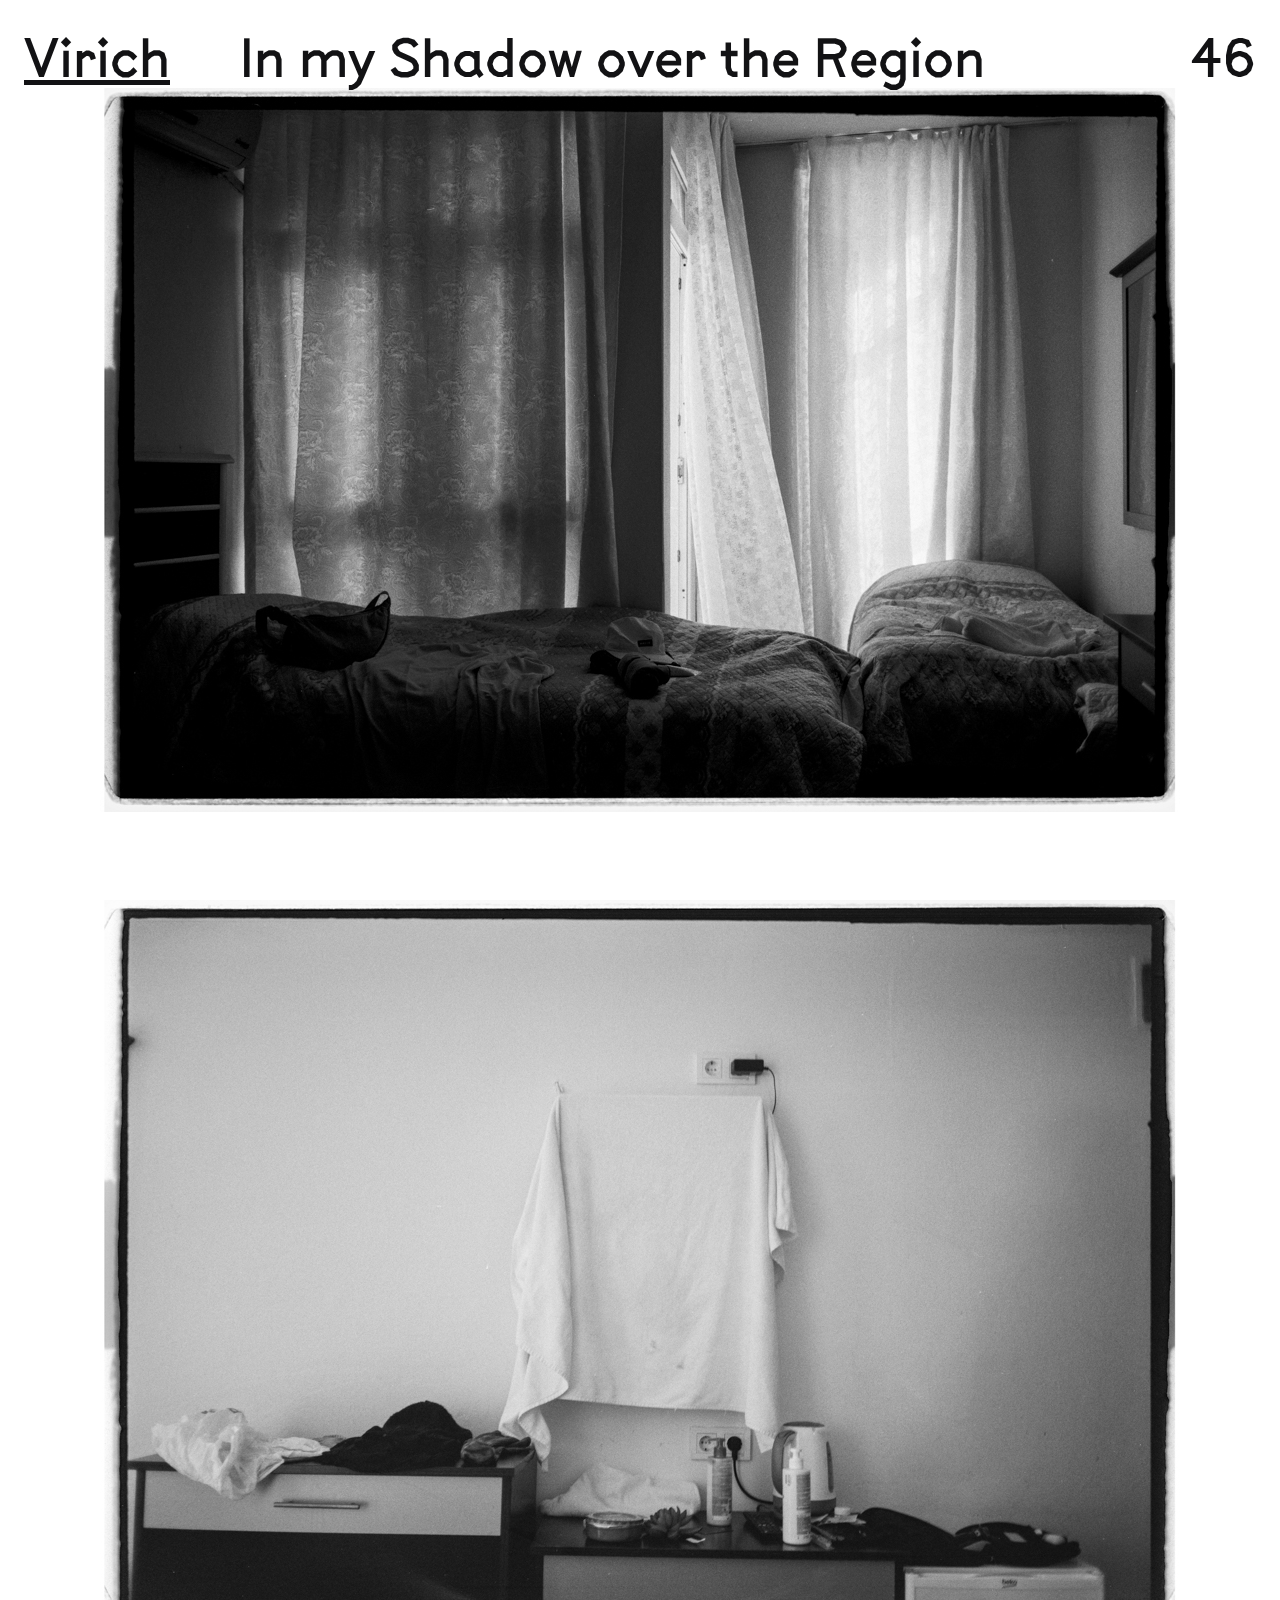
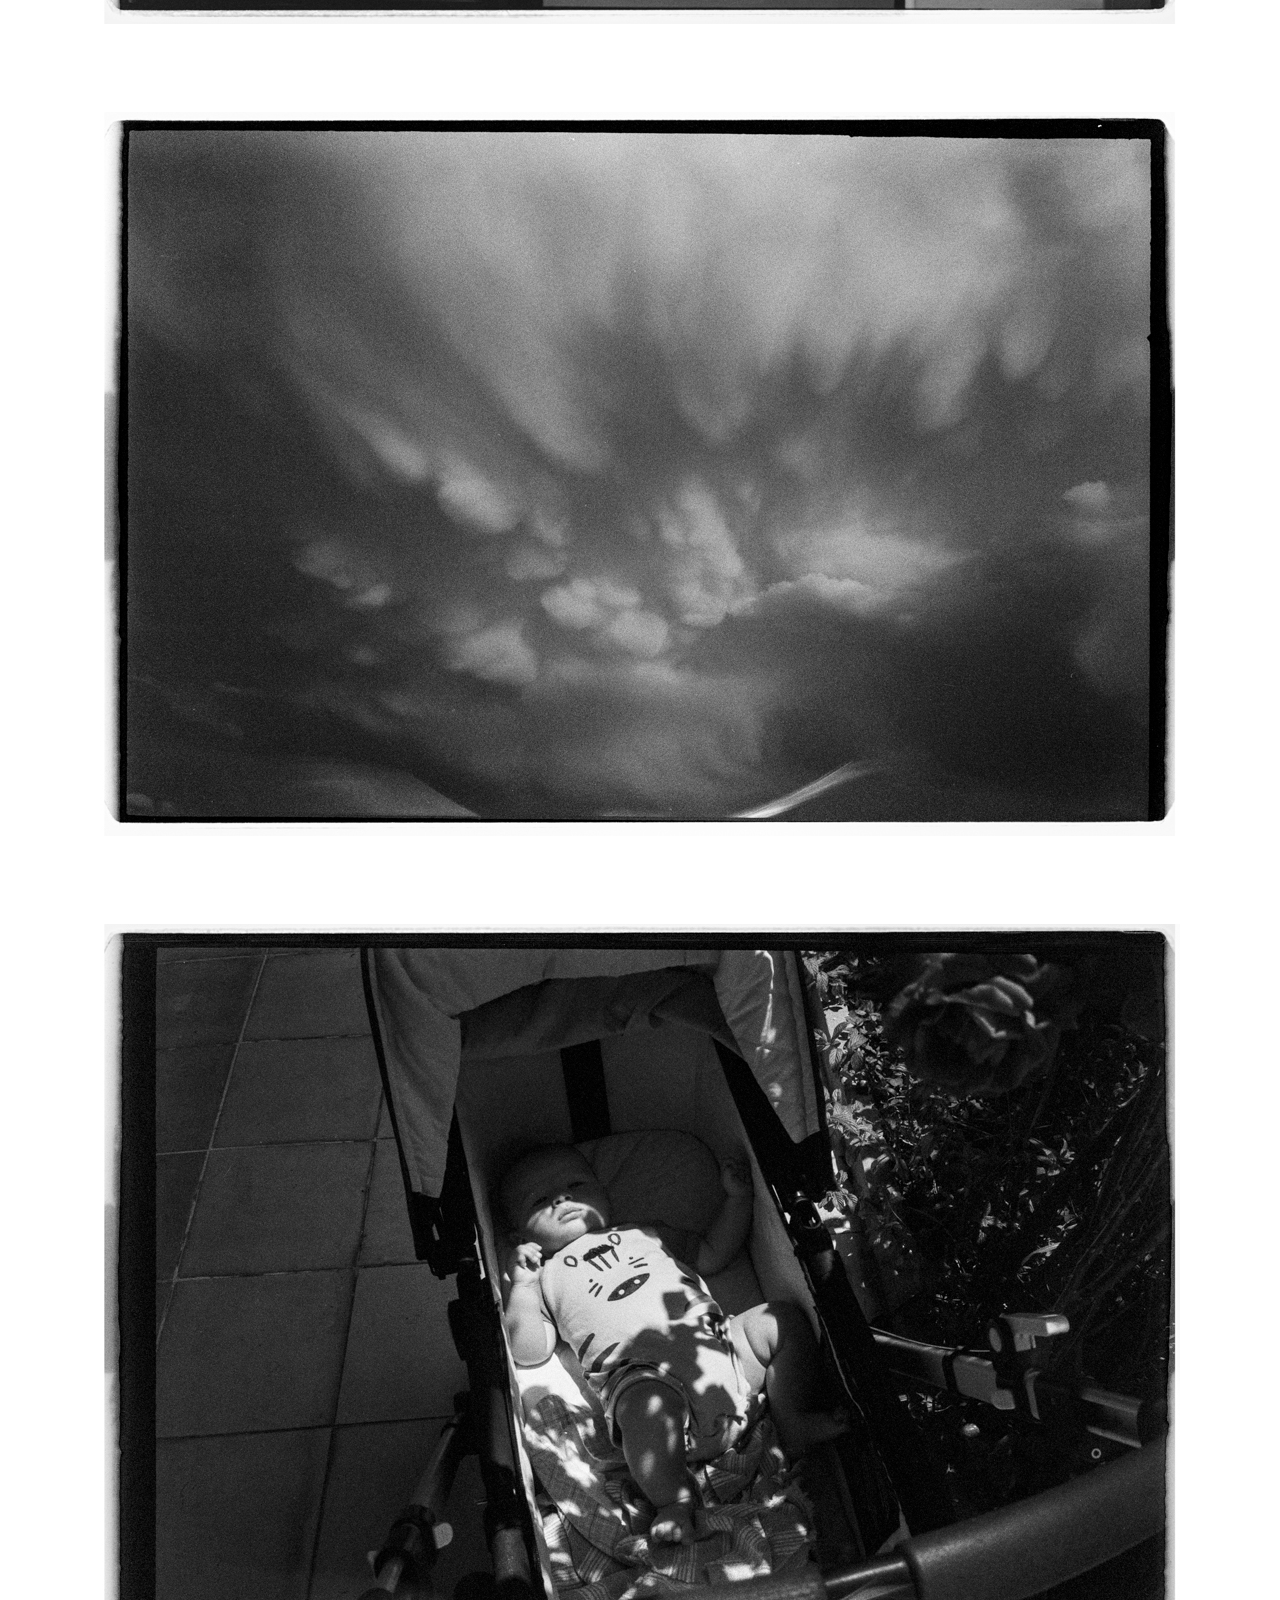
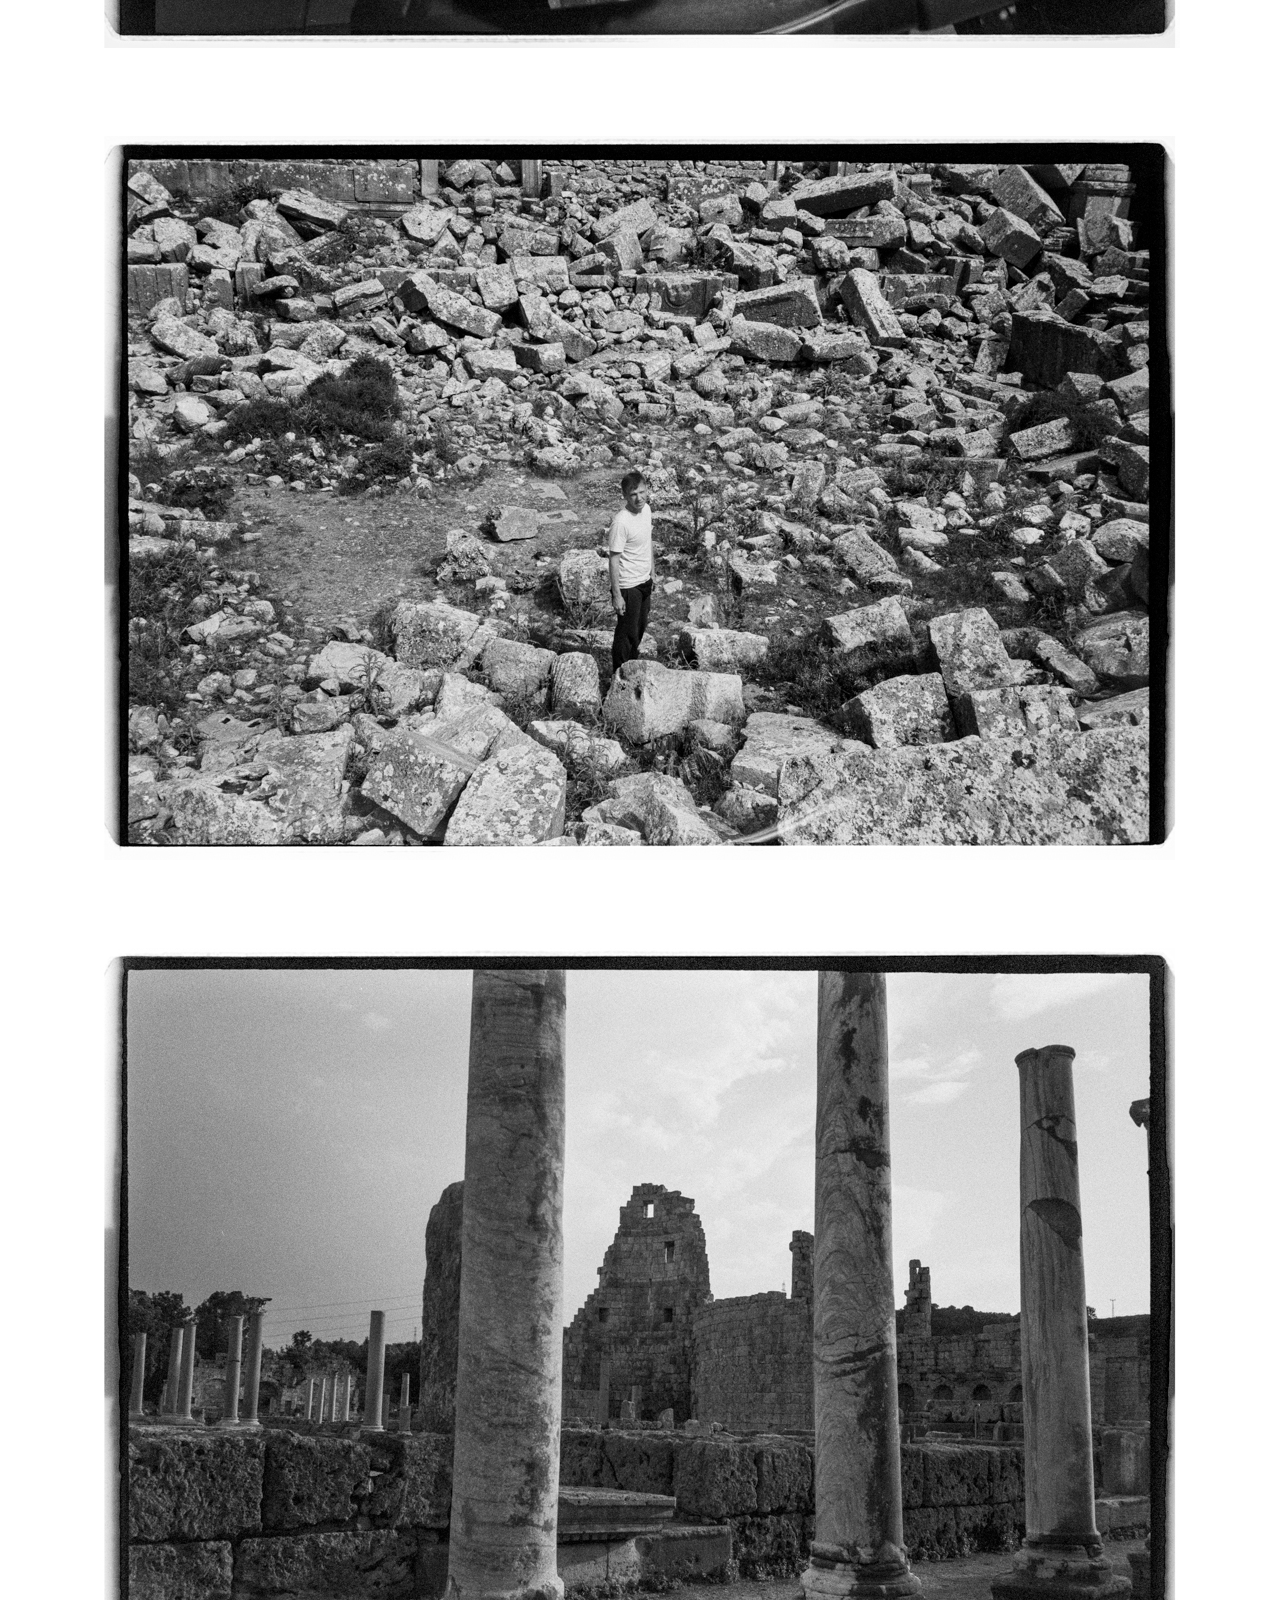
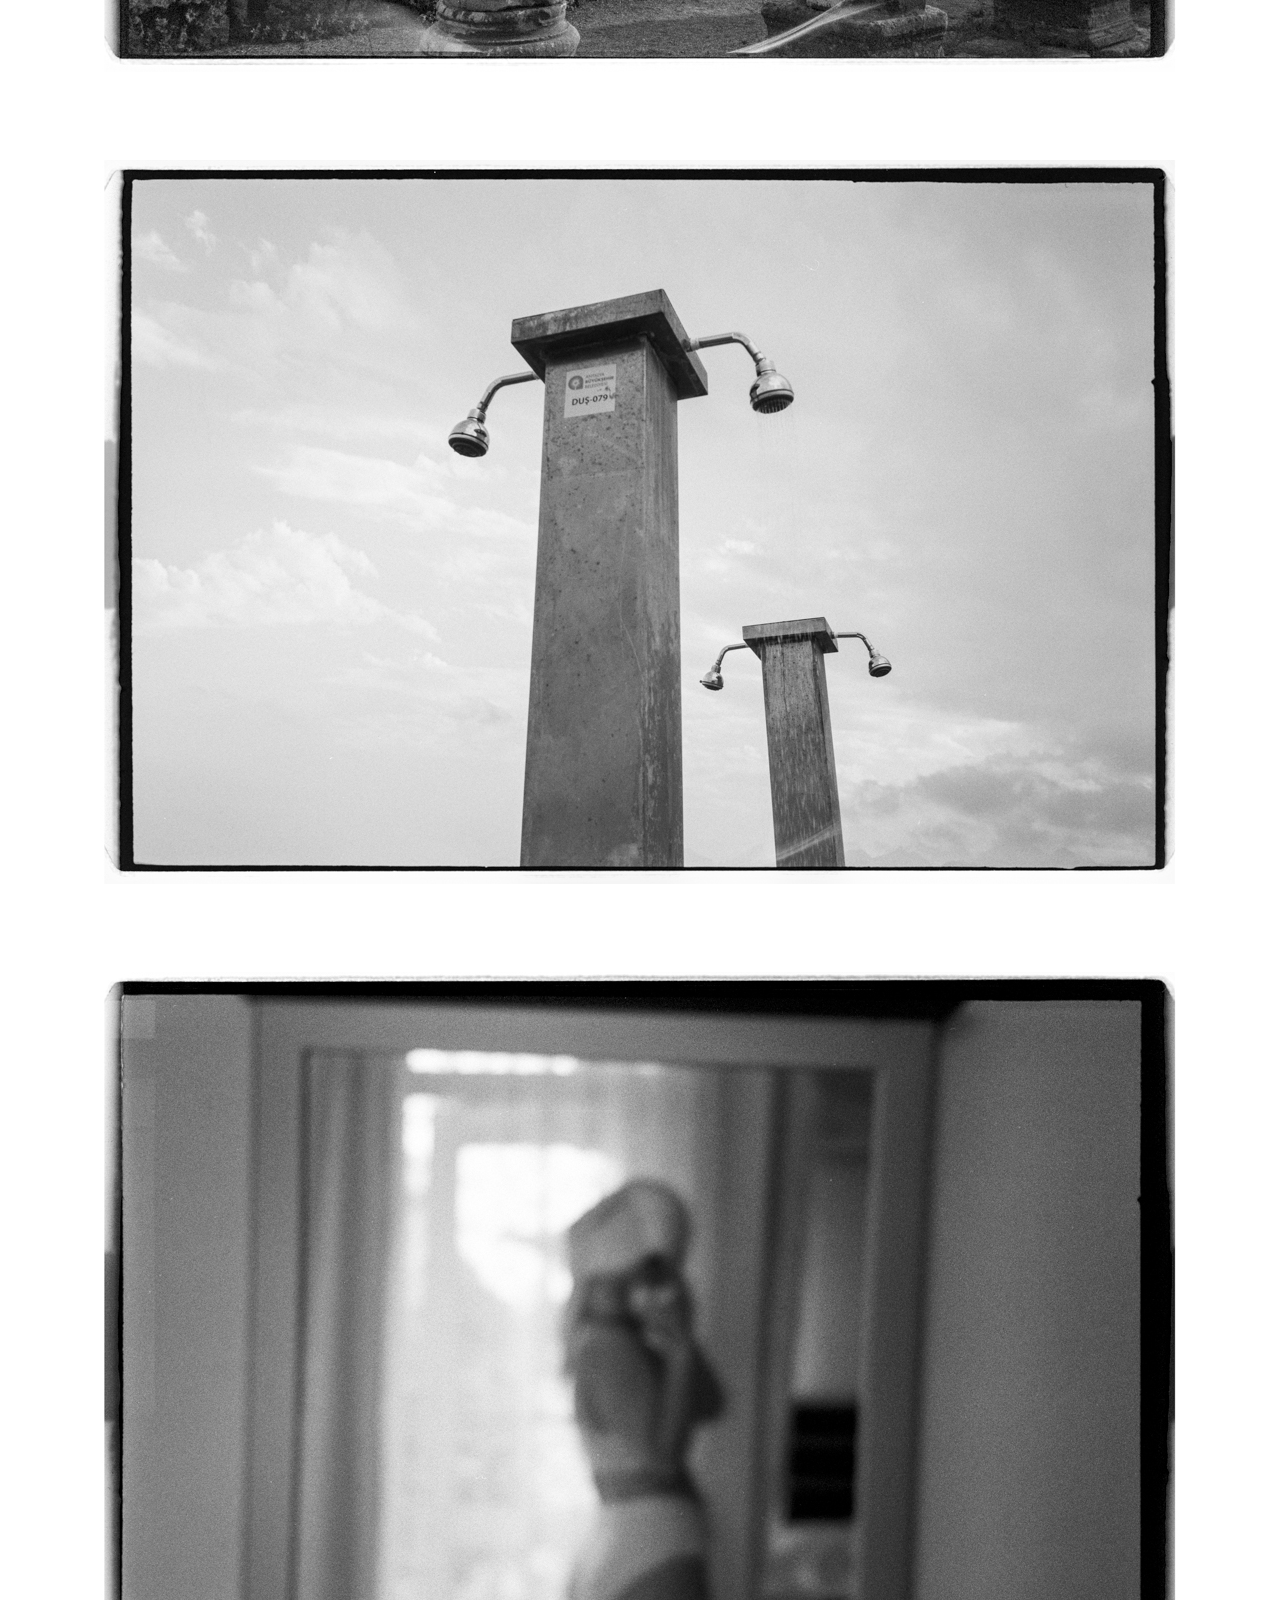
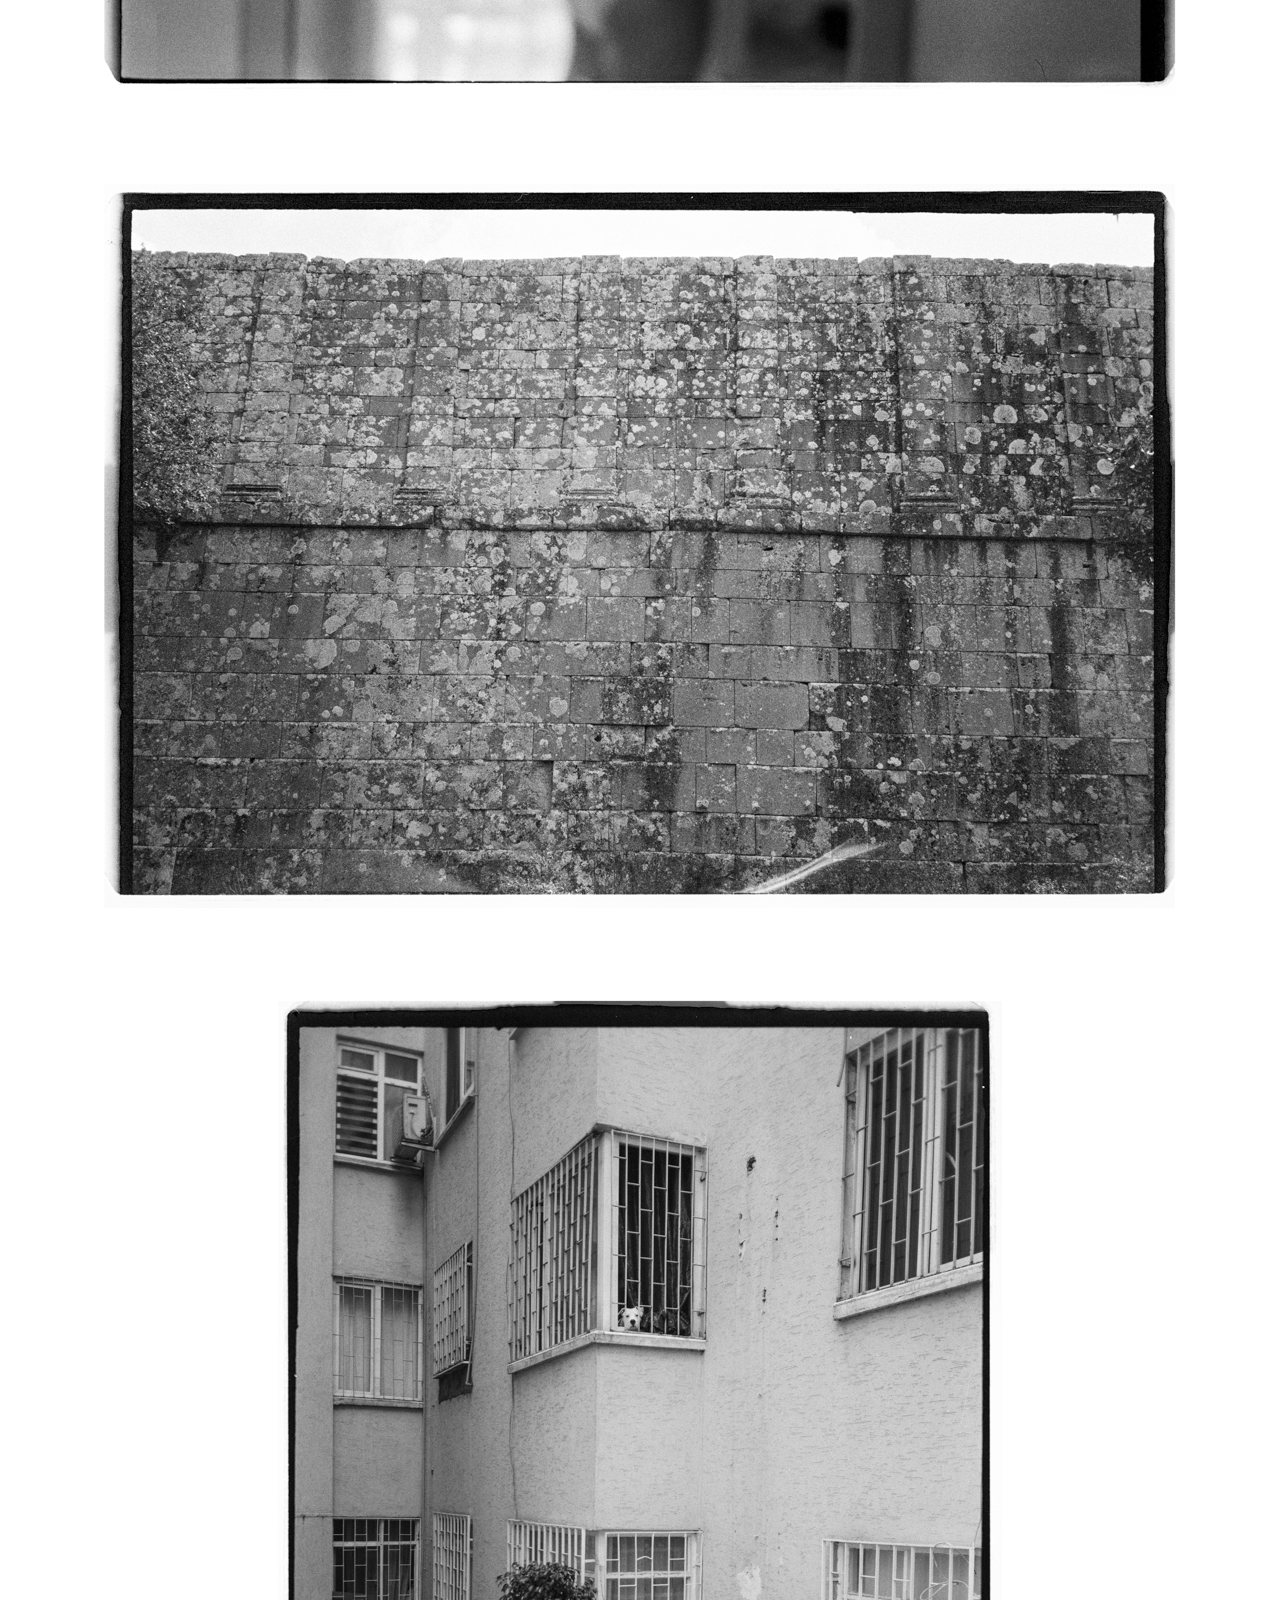
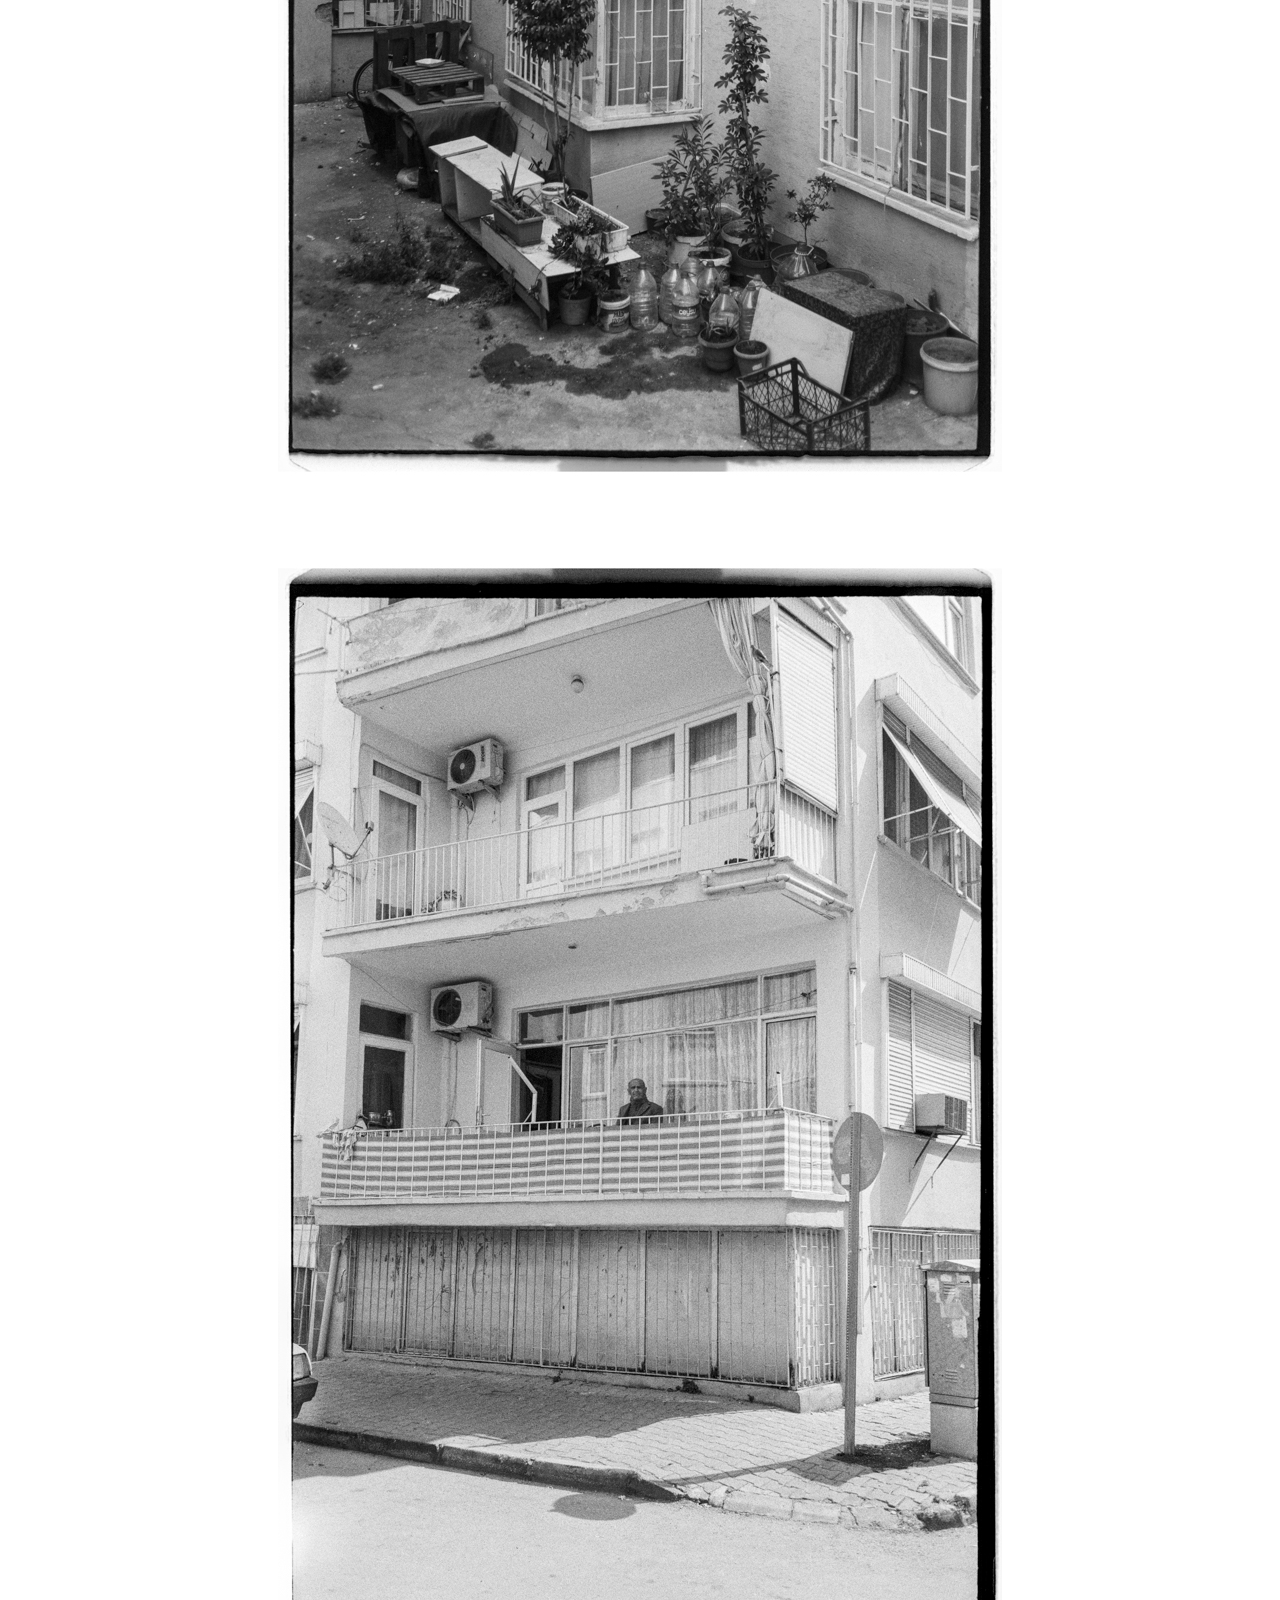
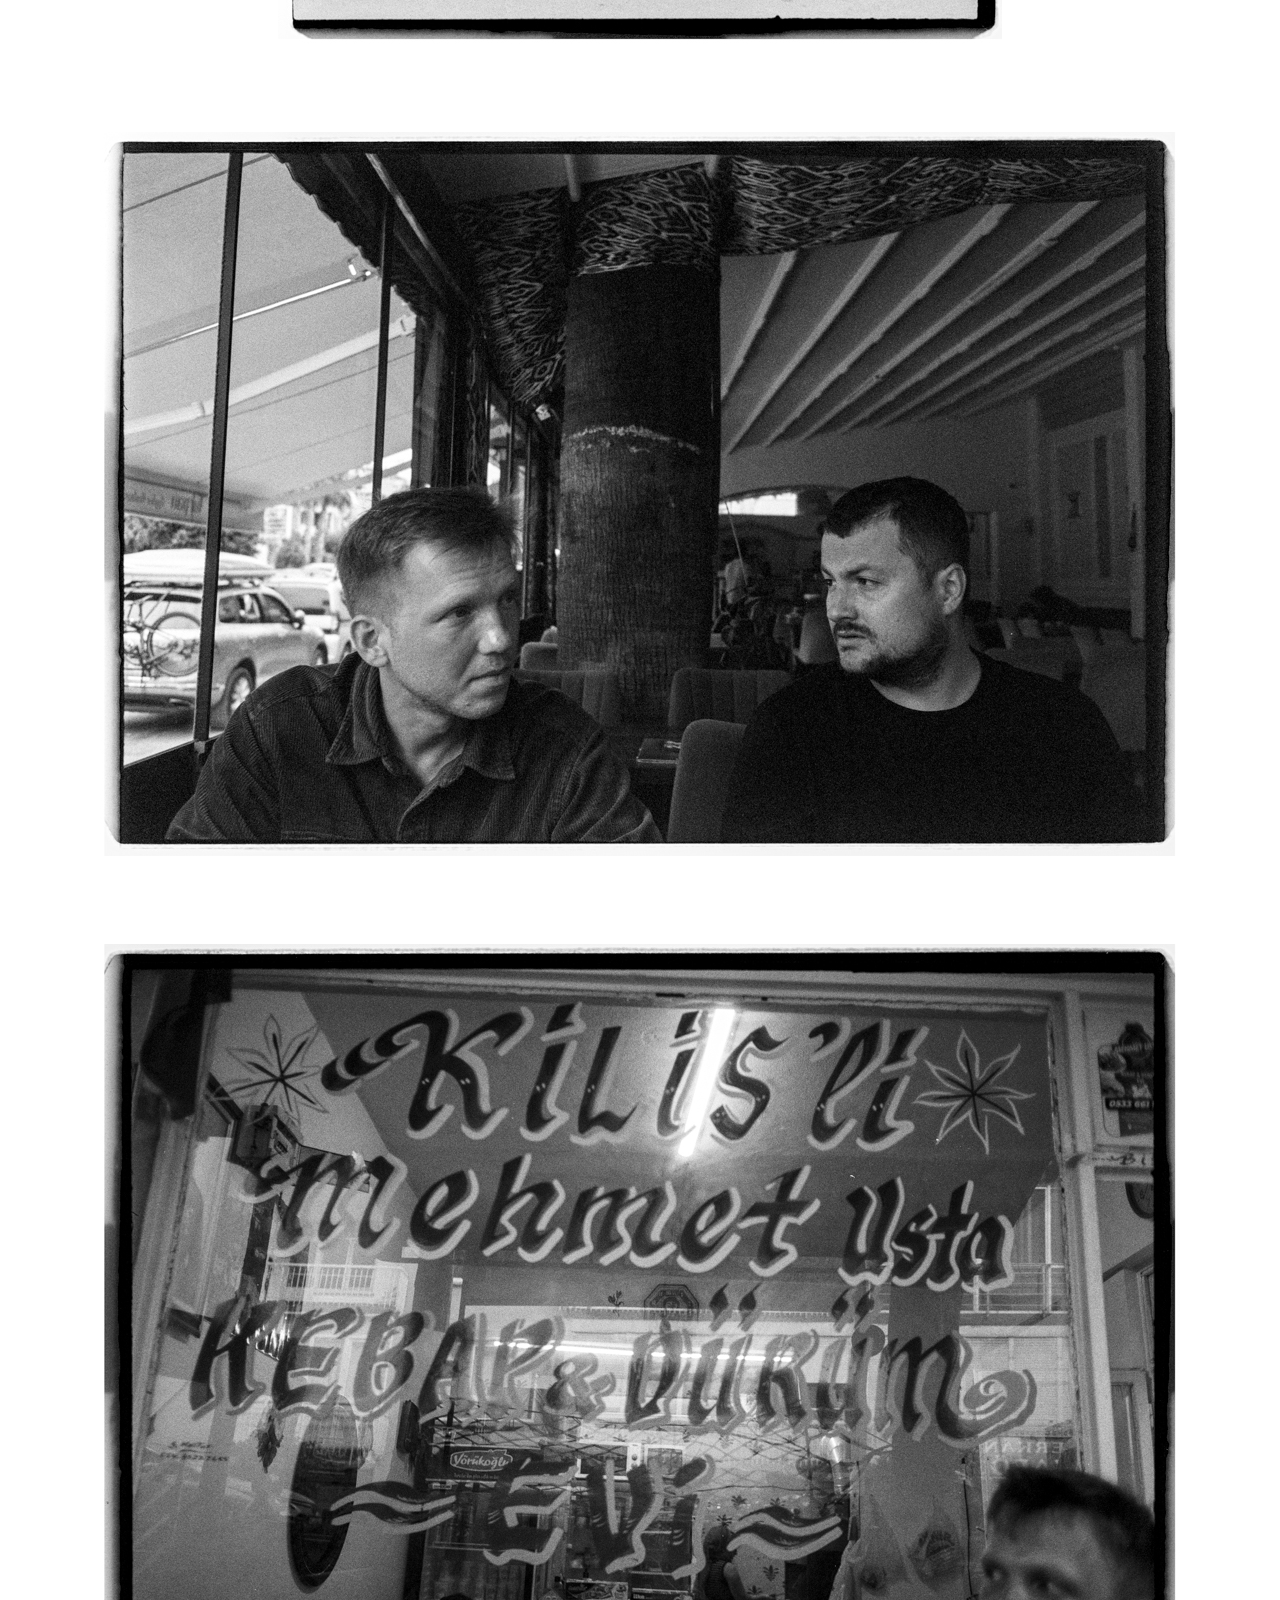
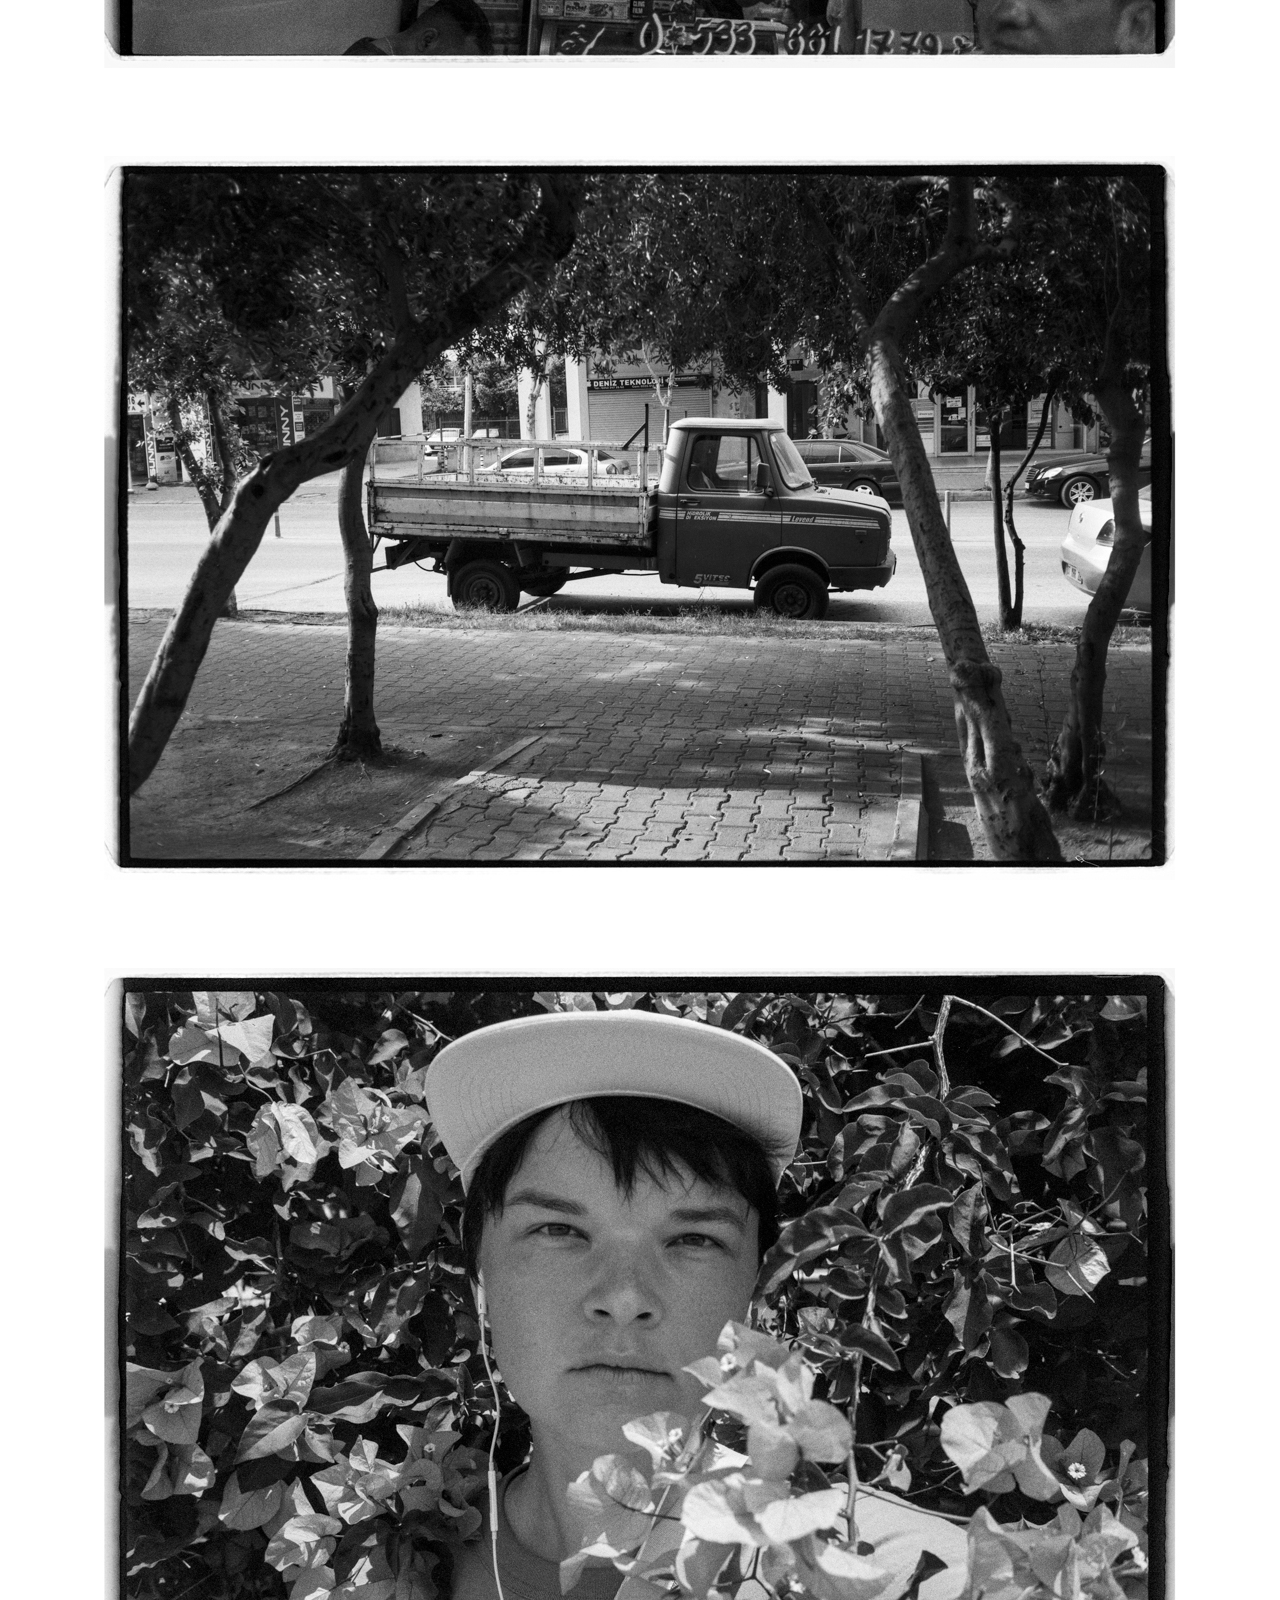
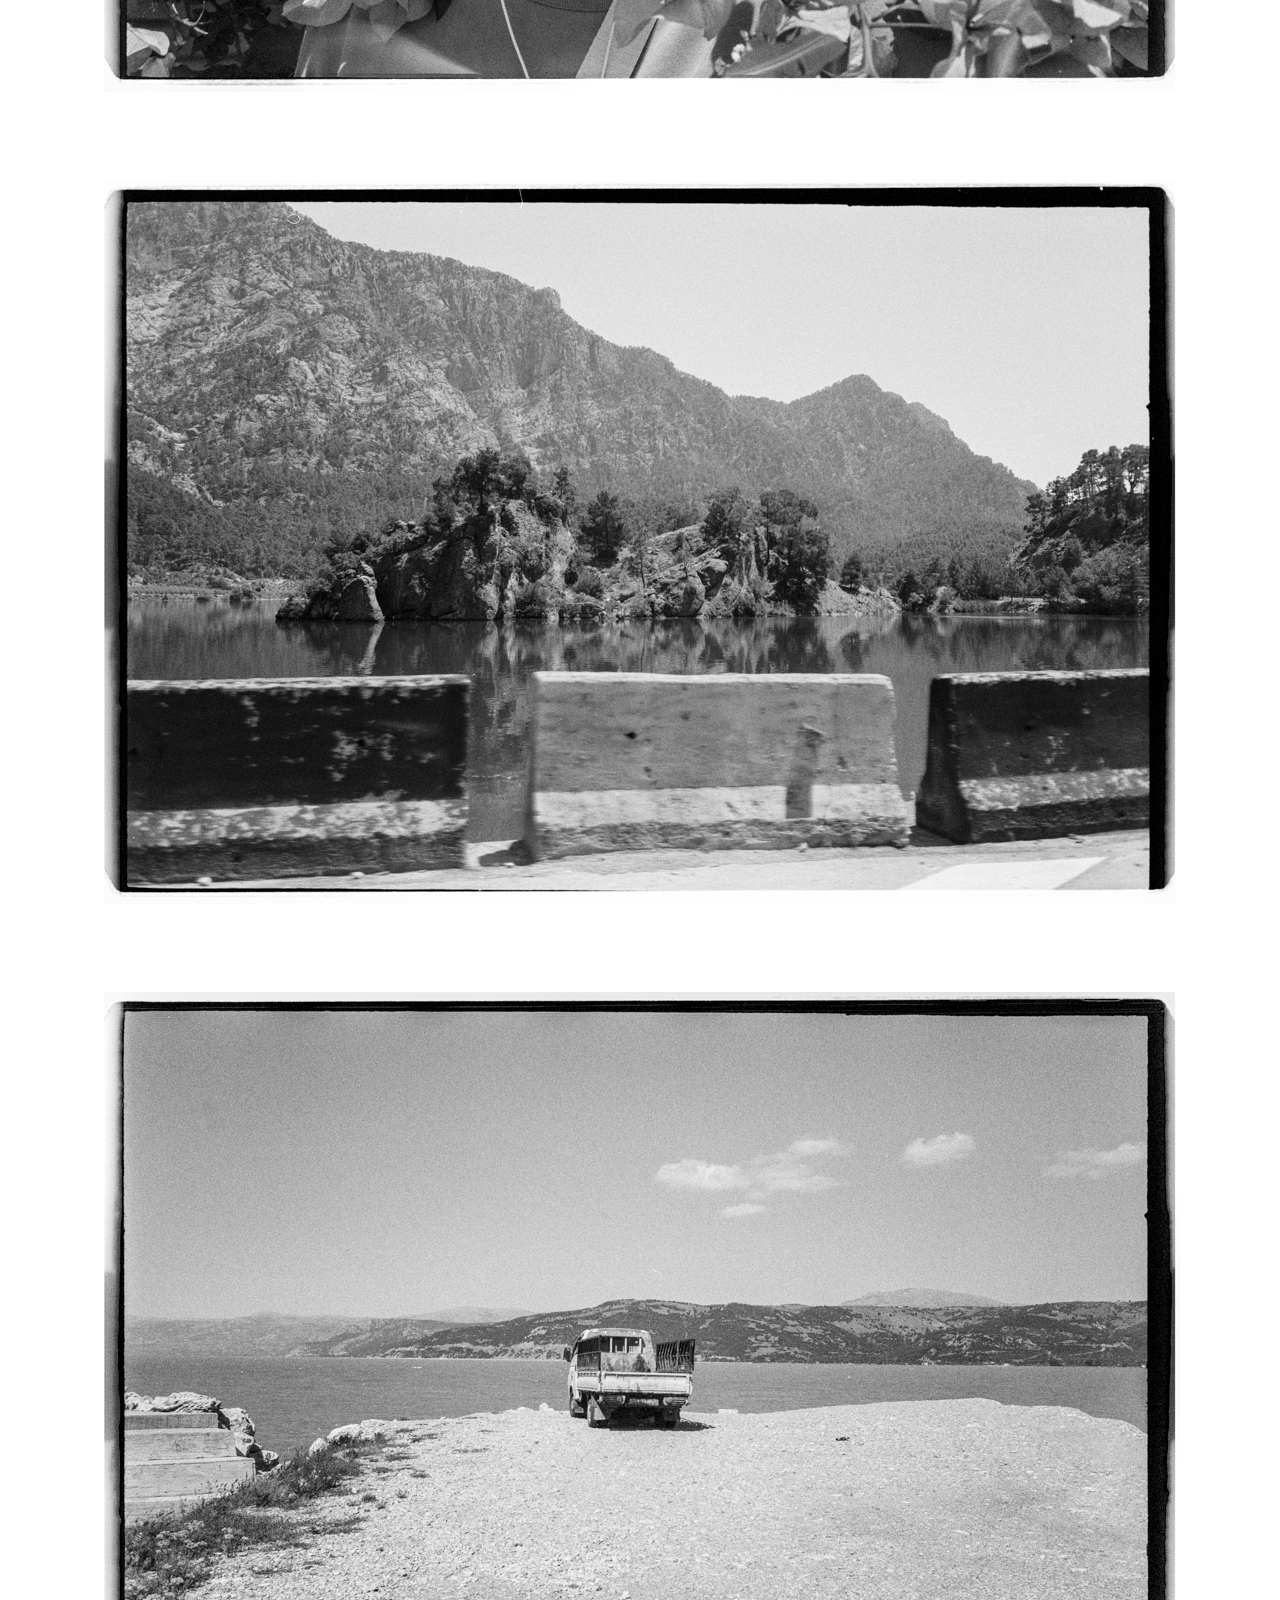
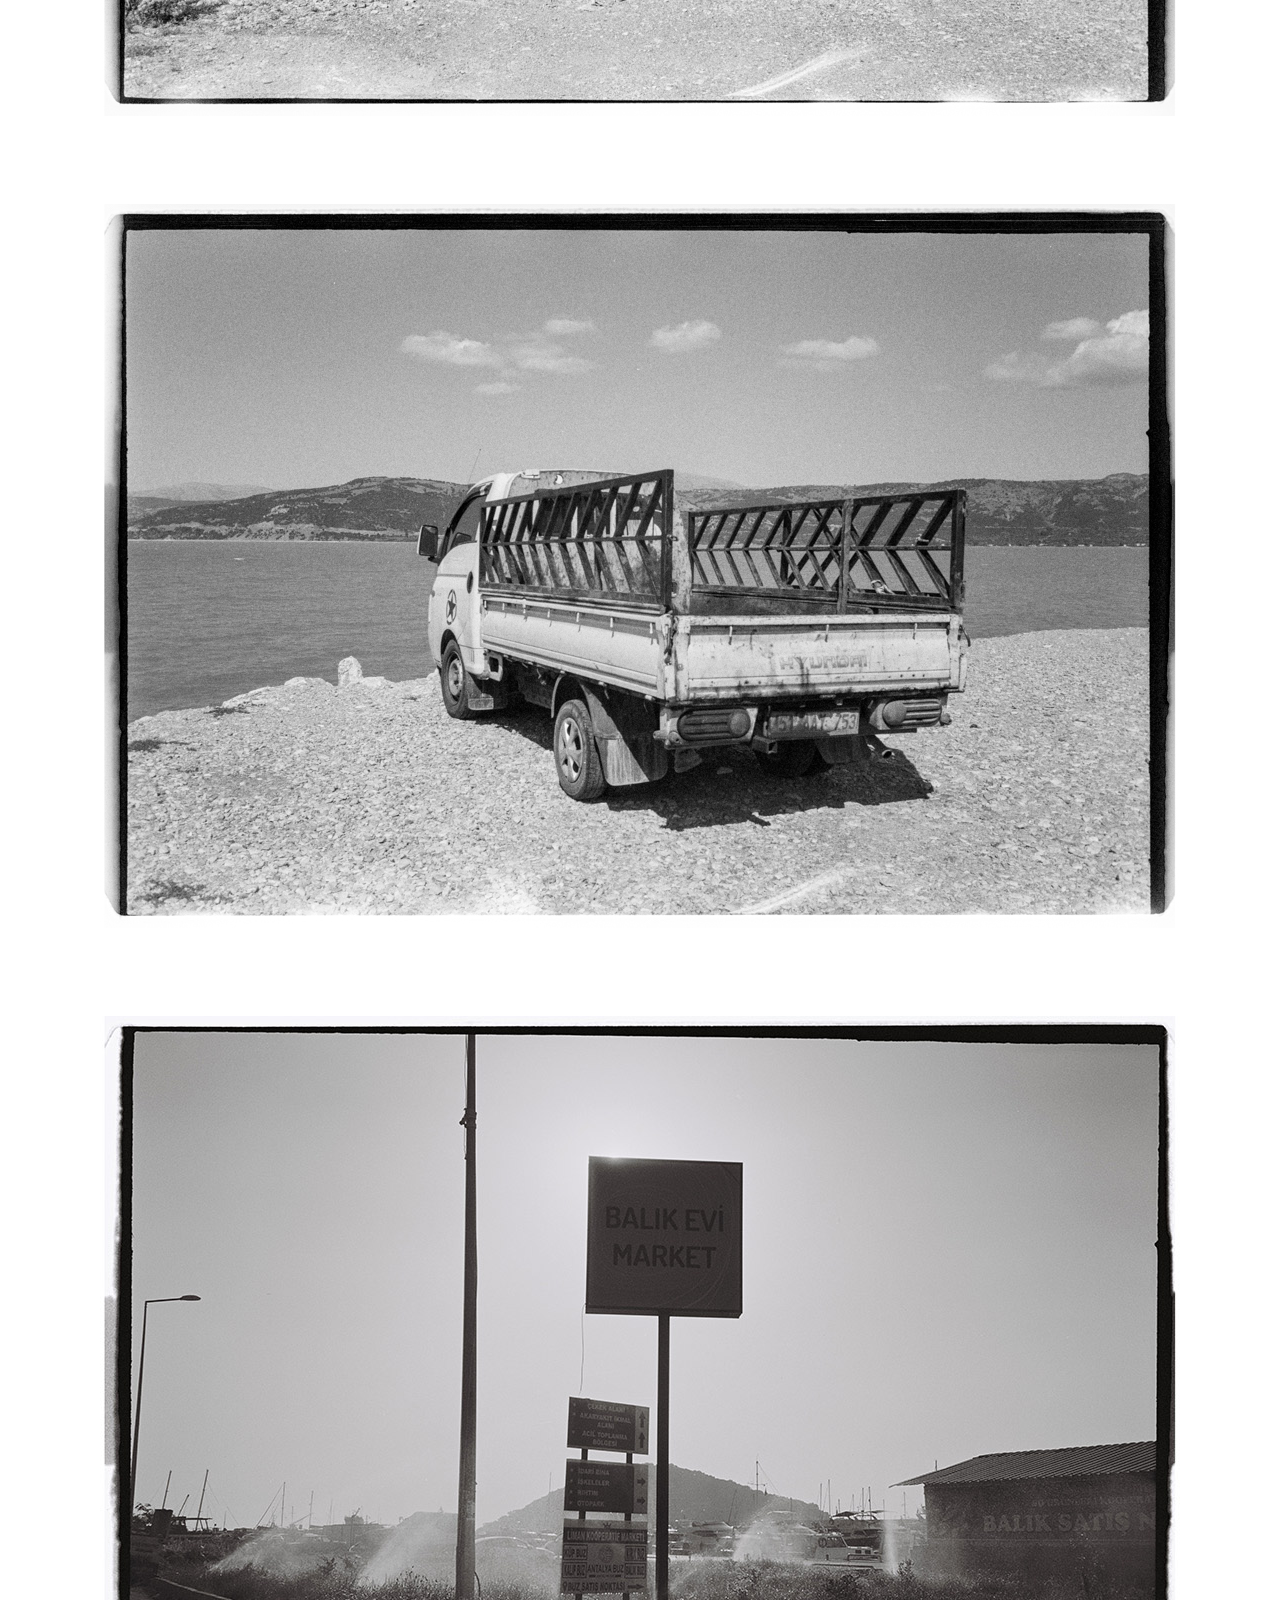
<file: index.html>
<!DOCTYPE html>
<html>
<head>
  <title>In my Shadow over the Region</title>
  <link rel="stylesheet" href="style.css">
  <meta name="viewport" content="width=device-width, initial-scale=1.0, maximum-scale=1.0, user-scalable=0">
  <meta charset="utf-8">
  <meta name="author" content="Olga Virich">
  <meta name="designer" content=”Anton Prokopev”>
  <meta name="keywords" content="photo, film, black and white, photograph, Krasnodar, Turkey, Turkiye, Antalya">
  <meta name=”robots” content=”index,follow”>
  <meta name="distribution" content="web">
  <meta http-equiv="Content-Style-Type" content="text/css">
  <meta http-equiv="Content-Script-Type" content="text/javascript">
  <script src="https://ajax.googleapis.com/ajax/libs/jquery/3.6.0/jquery.min.js"></script>
  <!-- Global site tag (gtag.js) - Google Analytics -->
  <script async src="https://www.googletagmanager.com/gtag/js?id=G-FRPKKVE0HB"></script>
  <script>
    window.dataLayer = window.dataLayer || [];

    function gtag() {
      dataLayer.push(arguments);
    }
    gtag('js', new Date());
    gtag('config', 'G-FRPKKVE0HB');
  </script>
</head>

<body>
  <h1><a href="virich.html">Virich</a></h1>
  <h2>In my Shadow over the Region</h2>
  <h3 id="num"></h3>

  <div class="content">
    <p class="mobileHeader">
      In my Shadow<br>
      over the Region
    </p>
    <img class="imageFirst" src="img/R1-03654-0004.jpg" alt="room">
    <img src="img/R1-03654-0012.jpg" alt="towel">
    <img src="img/R1-03657-0027.jpg" alt="clouds">
    <img src="img/R1-03655-0009.jpg" alt="mark">
    <img src="img/R1-03657-0017.jpg" alt="teatr">
    <img src="img/R1-03657-0023.jpg" alt="columns">
    <img src="img/R1-03654-0024.jpg" alt="column">
    <img src="img/R1-03657-0003.jpg" alt="self">
    <img src="img/R1-03657-0008.jpg" alt="wall">
    <img src="img/R1-03654-0032.jpg" alt="city">
    <img src="img/R1-03657-0000.jpg" alt="city">
    <img src="img/R1-03655-0014.jpg" alt="view">
    <img src="img/R1-03655-0016.jpg" alt="signs">
    <img src="img/R1-03654-0033.jpg" alt="vehicle">
    <img src="img/R1-03655-0025.jpg" alt="olya">
    <img src="img/R1-03657-0028.jpg" alt="blocks">
    <img src="img/R1-03655-0000.jpg" alt="vehicle">
    <img src="img/R1-03655-0001.jpg" alt="vehicle closeup">
    <img src="img/R1-03626-0034.jpg" alt="signs">
    <img src="img/R1-03655-0011.jpg" alt="palms">
    <img src="img/R1-03654-0010.jpg" alt="car">
    <img src="img/R1-03654-0018.jpg" alt="houses">
    <img src="img/R1-03654-0023.jpg" alt="houses">
    <img src="img/R1-03655-0020.jpg" alt="lena & mark">
    <img src="img/R1-03654-0017.jpg" alt="sea">
    <img src="img/R1-03654-0019.jpg" alt="man 1">
    <img src="img/R1-03654-0020.jpg" alt="man 2">
    <img src="img/R1-03654-0021.jpg" alt="man 3 & tim">
    <img src="img/R1-03655-0033.jpg" alt="boats">
    <img src="img/R1-03655-0032.jpg" alt="boats">
    <img src="img/R1-03655-0023.jpg" alt="houses">
    <img src="img/R1-03654-0015.jpg" alt="tim">
    <img src="img/R1-03654-0034.jpg" alt="bush">
    <img src="img/R1-03655-0021.jpg" alt="road">
    <img src="img/R1-03657-0033.jpg" alt="boat with people">
    <img src="img/R1-03655-0022.jpg" alt="curved road">
    <img src="img/R1-03626-0023.jpg" alt="boats crushed">
    <img src="img/R1-03626-0027.jpg" alt="boat on side">
    <img src="img/R1-03626-0032.jpg" alt="dog in water">
    <img src="img/R1-03657-0034.jpg" alt="terrace">
    <img src="img/R1-03626-0030.jpg" alt="dog">
    <img src="img/R1-03654-0013.jpg" alt="tim in the bus">
    <img src="img/R1-03626-0001.jpg" alt="fish">
    <img src="img/R1-03626-0018.jpg" alt="legs">
    <img src="img/R1-03626-0017.jpg" alt="island">
    <img src="img/R1-last.jpg" alt="fish bus last photo">
  </div>

  <footer>
    <p>Olya Virich, photographer, 31, born and raised in Krasnodar (Russian&nbsp;south).</p>
    <p>There was no photography department in the city, so&nbsp;she graduated from Krasnodar State Institute of&nbsp;Culture with a&nbsp;degree in&nbsp;graphic&nbsp;design.</p>
    <p>She started taking photos in&nbsp;2004. She has been working as&nbsp;a&nbsp;commercial photographer since&nbsp;2012.</p>
    <p>Participant of solo and group exhibitions in Russia, Czech Republic, Finland and&nbsp;France.</p>
    <p>Olya is the winner of Grand Prize winner of 5th Annual Photo Annual Awards. Her works were published in the "Out of the phone" photobook as well as in international ad campaigns. She has participated in the international portfolio-review in&nbsp;Moscow.</p>
    <p>In an attempt to find her own reflection, Olya scrutinizes everyday life. Her main tools are light, color&nbsp;and&nbsp;poetry.</p>
    <p>&copy;2022, Olya Virich<br>
    Telegram&nbsp;<a href="https://t.me/viricholya">@viricholya</a></p>
  </footer>

  <script>
    var imagesCount = document.images.length;
    var difference = 0;
    var imageNumber = 1;
    const num = document.querySelector('#num');
    const imagesPositions = [];
    num.innerText = imagesCount;

    $(window).on('load', function() {
      $("img").each(function() {
        imagesPositions.push($(this).prop("offsetTop"));
      });

      function getImageNumber(number, imagesPositions) {
        for (var i = 1; i < imagesPositions.length; ++i) {
          if (number < imagesPositions[i]) {
            return i;
          }
        }
      }

      window.addEventListener('scroll', function(e) {
        imageNumber = getImageNumber(window.scrollY+$(window).height()/2, imagesPositions);
        if (typeof imageNumber === 'undefined') {
          imageNumber = imagesCount;
        }
        num.innerText =  imageNumber + "/" + imagesCount;
      });

    });
  </script>
</body>
</html>
</file>
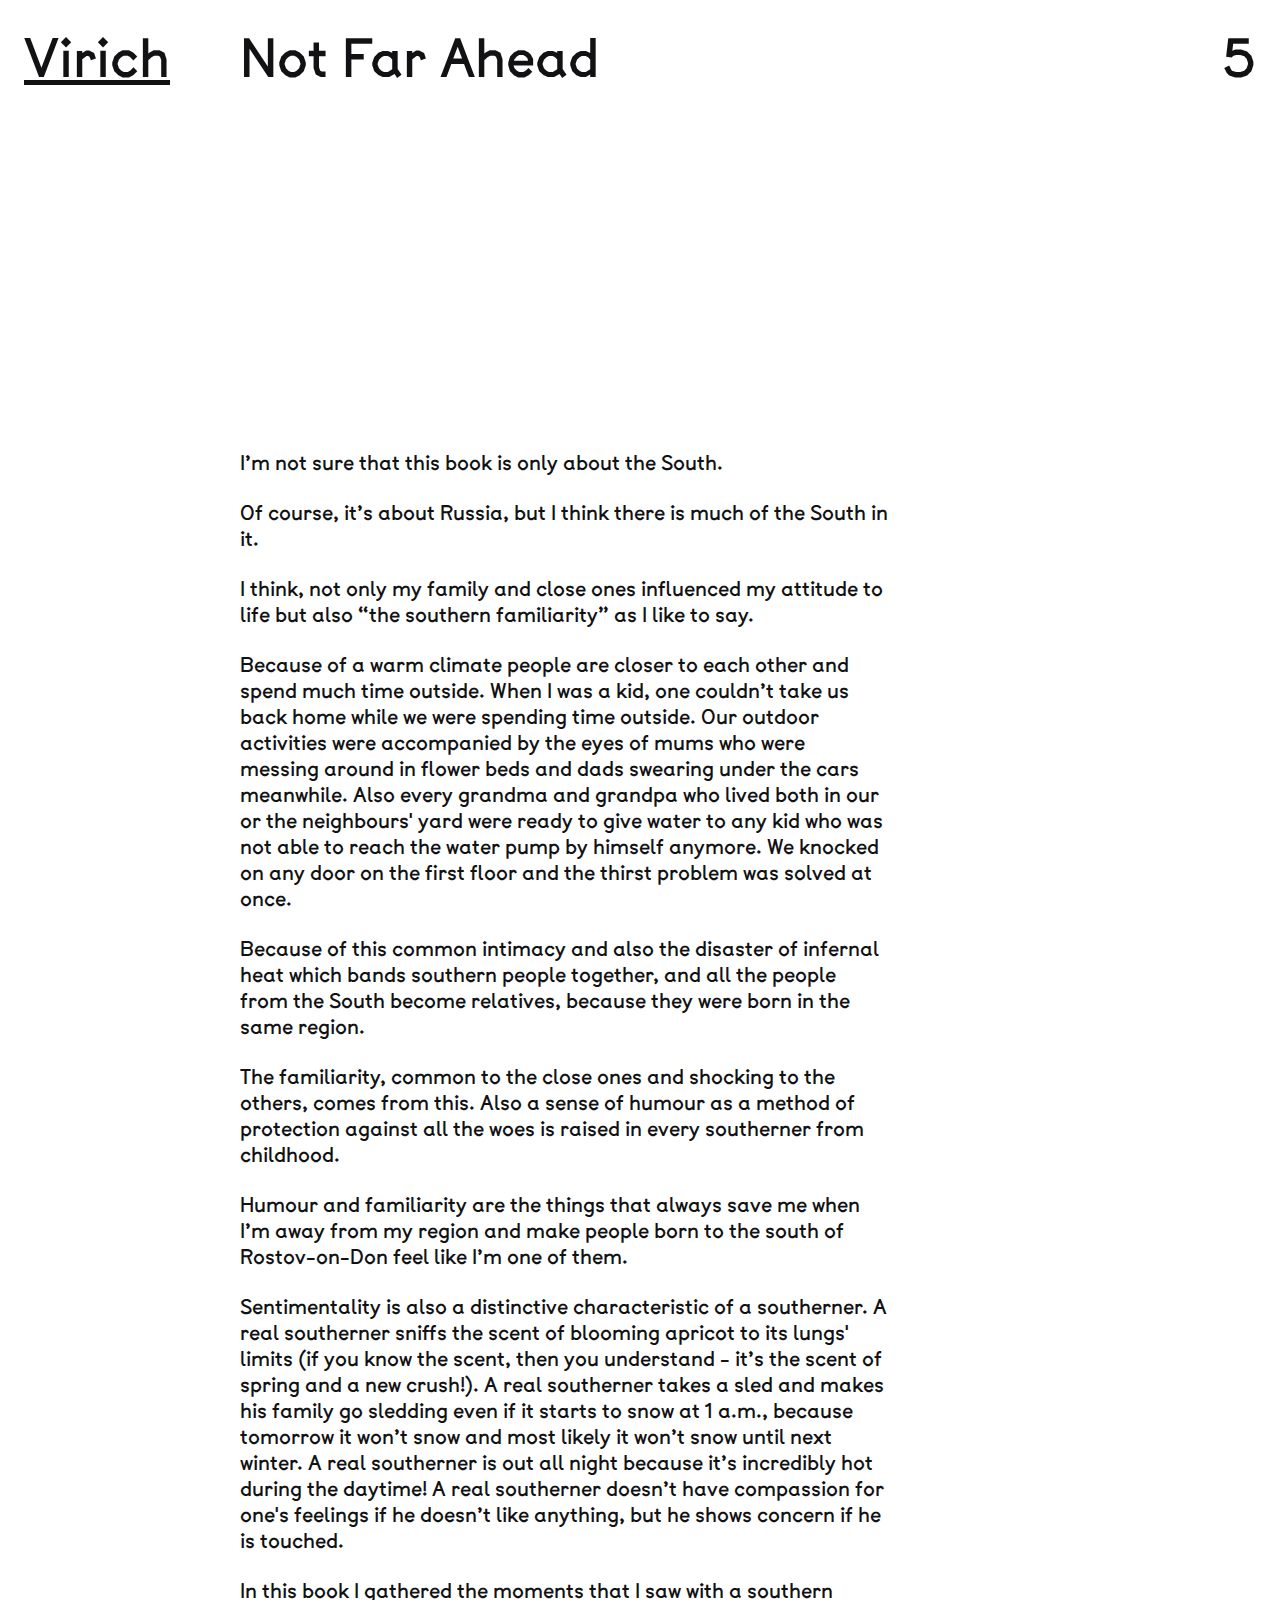
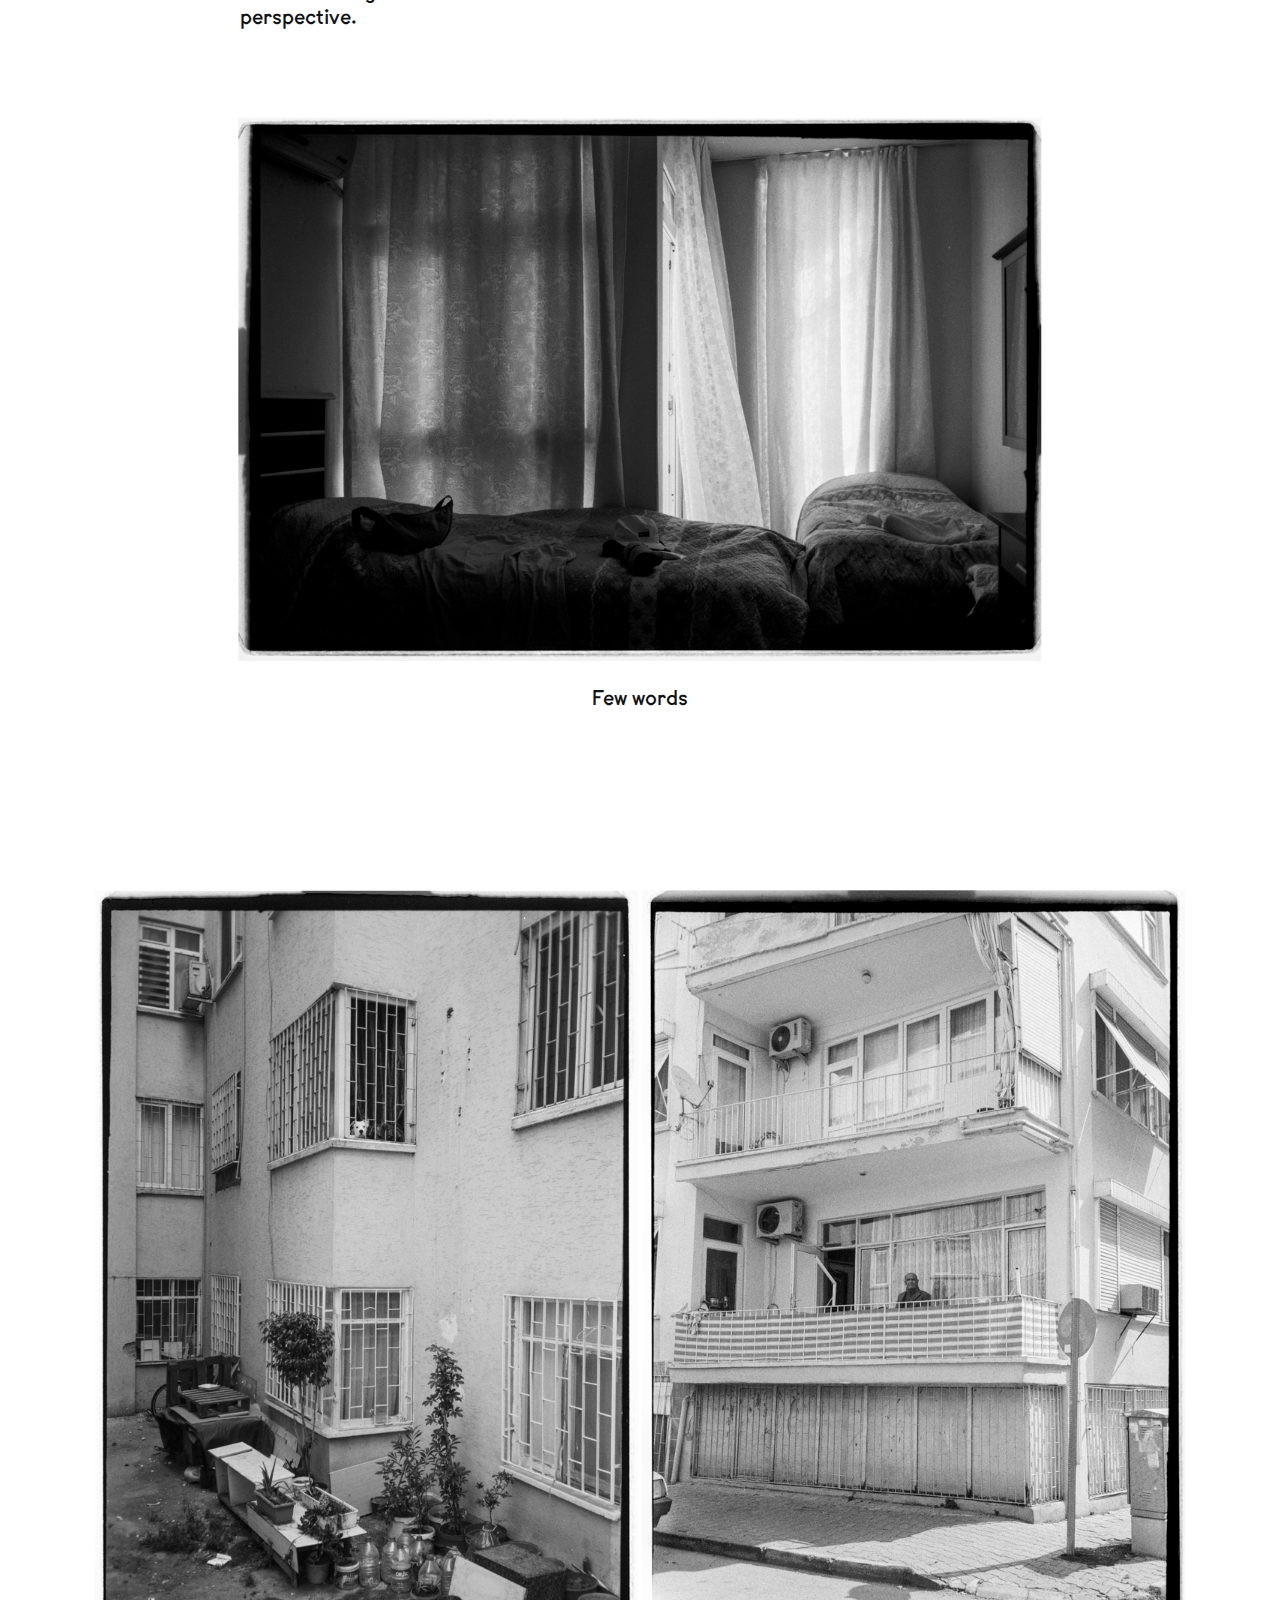
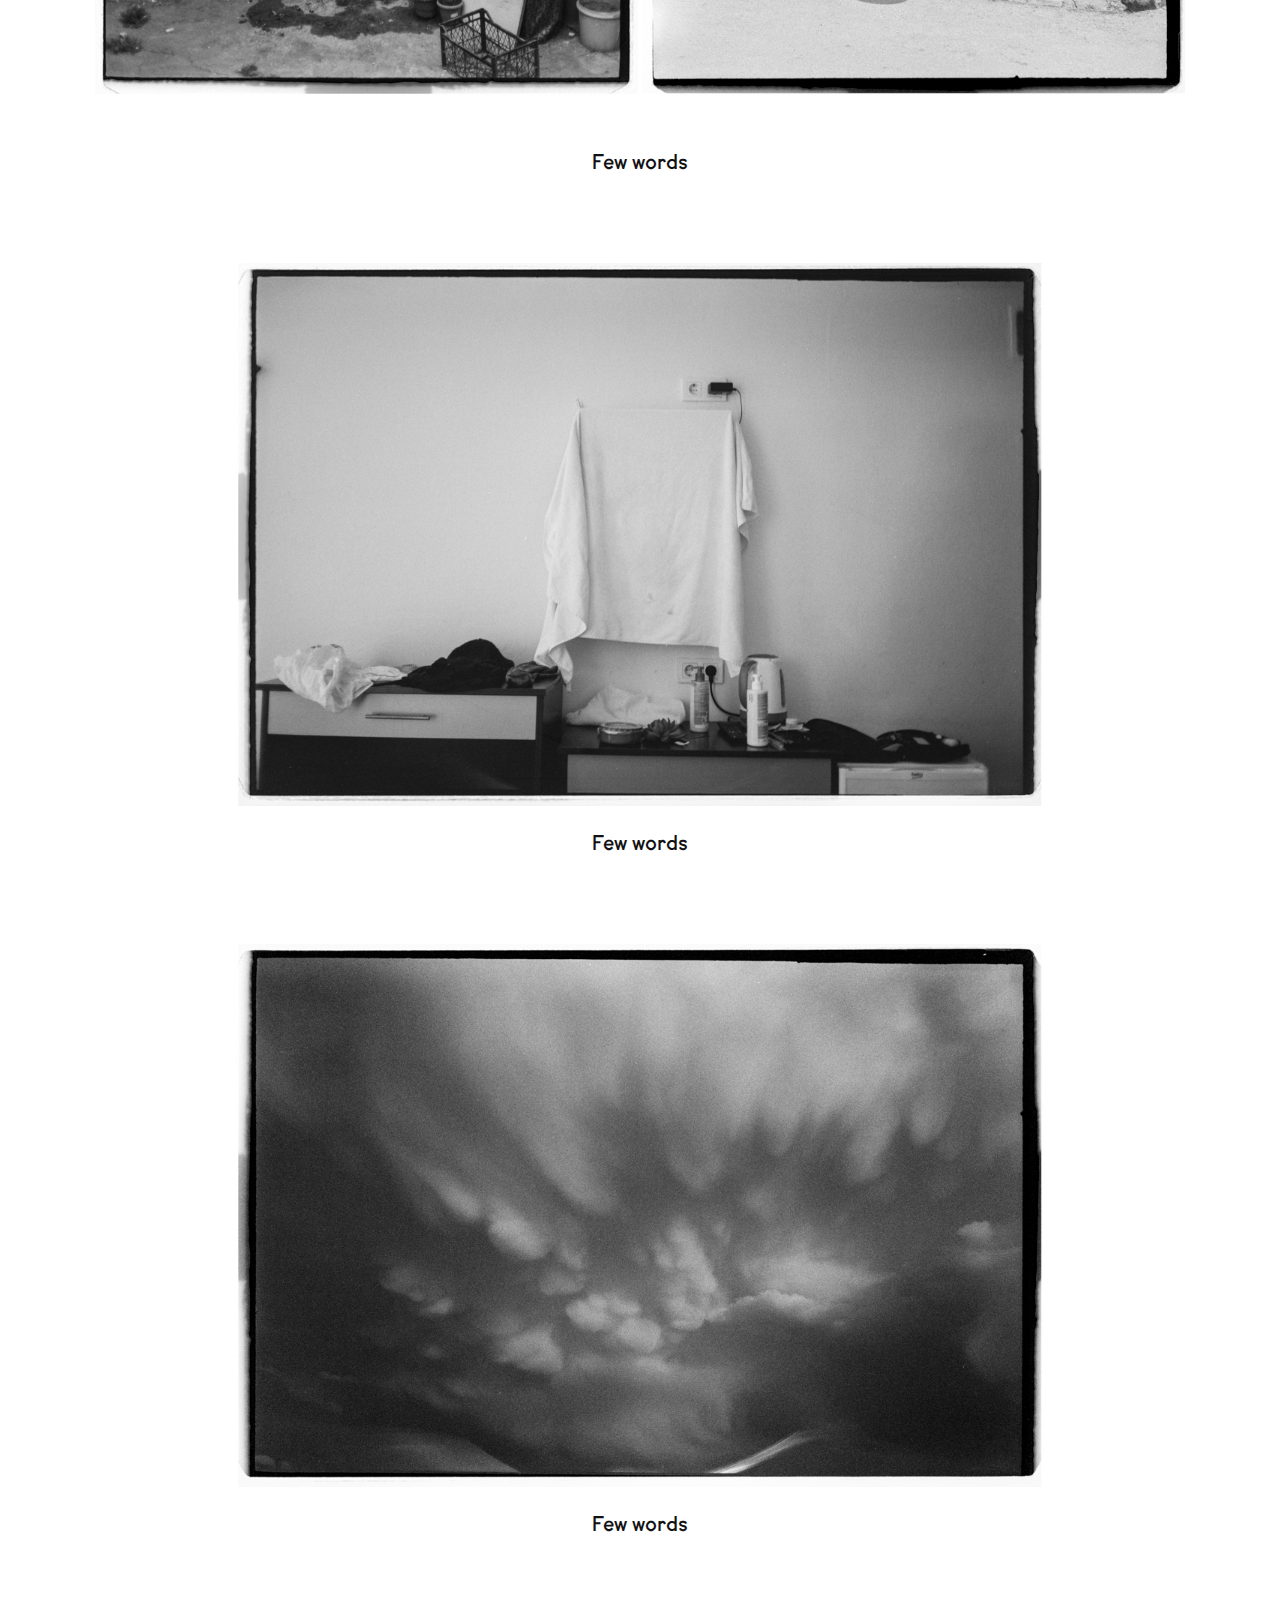
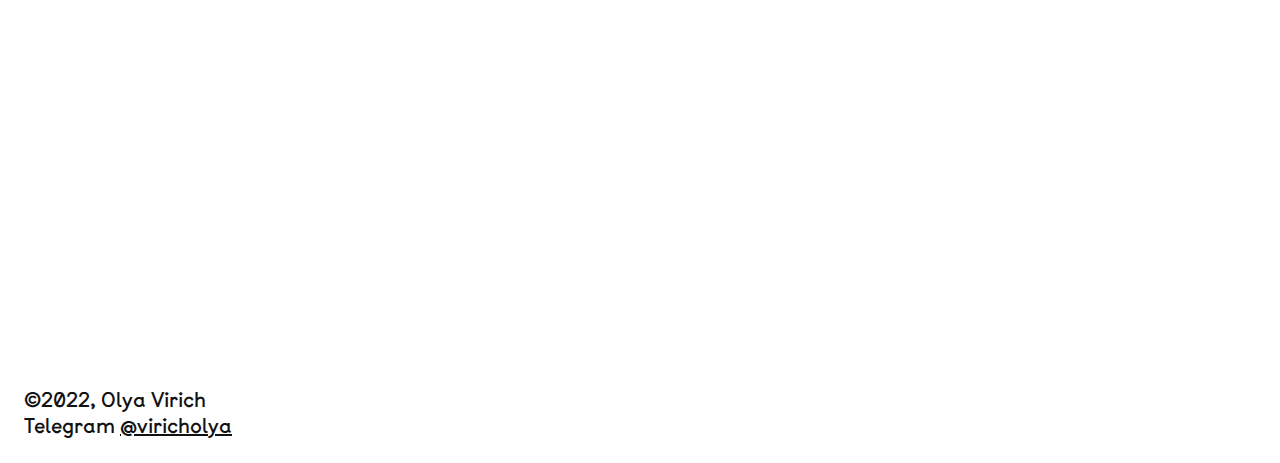
<file: far.html>
<!DOCTYPE html>
<html>
<head>
  <title>Not Far Ahead</title>
  <link rel="stylesheet" href="style.css">
  <meta name="viewport" content="width=device-width, initial-scale=1.0, maximum-scale=1.0, user-scalable=0">
  <meta charset="utf-8">
  <meta name="author" content="Olga Virich">
  <meta name="designer" content=”Anton Prokopev”>
  <meta name="keywords" content="photo, film, black and white, photograph, Krasnodar">
  <meta name=”robots” content=”index,follow”>
  <meta name="distribution" content="web">
  <meta http-equiv="Content-Style-Type" content="text/css">
  <meta http-equiv="Content-Script-Type" content="text/javascript">
  <script src="https://ajax.googleapis.com/ajax/libs/jquery/3.6.0/jquery.min.js"></script>
  <!-- Global site tag (gtag.js) - Google Analytics -->
  <script async src="https://www.googletagmanager.com/gtag/js?id=G-FRPKKVE0HB"></script>
  <script>
    window.dataLayer = window.dataLayer || [];

    function gtag() {
      dataLayer.push(arguments);
    }
    gtag('js', new Date());
    gtag('config', 'G-FRPKKVE0HB');
  </script>
</head>

<body>
  <h1><a href="virich.html">Virich</a></h1>
  <h2>Not Far Ahead</h2>
  <h3 id="num"></h3>

  <div class="content book">
    <p class="mobileHeader">Not Far Ahead</p>
    <div class="preface">
      <p>I’m not sure that this book is only about the South.</p>
      <p>Of course, it’s about Russia, but I think there is much of the South in it.</p>
      <p>I think, not only my family and close ones influenced my attitude to life but also “the southern familiarity” as I like to say.</p>
      <p>Because of a warm climate people are closer to each other and spend much time outside. When I was a kid, one couldn’t take us back home while we were spending time outside. Our outdoor activities were accompanied by the eyes of mums who were messing around in flower beds and dads swearing under the cars meanwhile. Also every grandma and grandpa who lived both in our or the neighbours' yard were ready to give water to any kid who was not able to reach the water pump by himself anymore. We knocked on any door on the first floor and the thirst problem was solved at once.</p>
      <p>Because of this common intimacy and also the disaster of infernal heat which bands southern people together, and all the people from the South become relatives, because they were born in the same region.</p>
      <p>The familiarity, common to the close ones and shocking to the others, comes from this. Also a sense of humour as a method of protection against all the woes is raised in every southerner from childhood.</p>
      <p>Humour and familiarity are the things that always save me when I’m away from my region and make people born to the south of Rostov-on-Don feel like I’m one of them.</p>
      <p>Sentimentality is also a distinctive characteristic of a southerner. A real southerner sniffs the scent of blooming apricot to its lungs' limits (if you know the scent, then you understand - it’s the scent of spring and a new crush!). A real southerner takes a sled and makes his family go sledding even if it starts to snow at 1 a.m., because tomorrow it won’t snow and most likely it won’t snow until next winter. A real southerner is out all night because it’s incredibly hot during the daytime! A real southerner doesn’t have compassion for one's feelings if he doesn’t like anything, but he shows concern if he is touched.</p>
      <p>In this book I gathered the moments that I saw with a southern perspective.</p>
    </div>

    <img id="#imageFirst" class="imageSingle" src="img/R1-03654-0004.jpg" alt="room">
    <p>Few words</p>

    <div class="imagesDouble">
      <img src="img/R1-03654-0032.jpg" alt="city">
      <img src="img/R1-03657-0000.jpg" alt="city">
    </div>
    <p>Few words</p>

    <img src="img/R1-03654-0012.jpg" class="imageSingle" alt="towel">
    <p>Few words</p>

    <img src="img/R1-03657-0027.jpg" class="imageSingle" alt="clouds">
    <p>Few words</p>

  </div>

  <footer>
    <p>&copy;2022, Olya Virich<br>
    Telegram&nbsp;<a href="https://t.me/viricholya">@viricholya</a></p>
  </footer>

  <script>
    var imagesCount = document.images.length;
    var difference = 0;
    var imageNumber = 1;
    const num = document.querySelector('#num');
    const imagesPositions = [];
    num.innerText = imagesCount;

    $(window).on('load', function() {
      $("img").each(function() {
        imagesPositions.push($(this).prop("offsetTop"));
      });

      function getImageNumber(number, imagesPositions) {
        for (var i = 1; i < imagesPositions.length; ++i) {
          if (number < imagesPositions[i]) {
            return i;
          }
        }
      }

      window.addEventListener('scroll', function(e) {
        imageNumber = getImageNumber(window.scrollY+$(window).height()/2, imagesPositions);
        if (typeof imageNumber === 'undefined') {
          imageNumber = imagesCount;
        }
        num.innerText =  imageNumber + "/" + imagesCount;
      });

    });
  </script>
</body>
</html>
</file>
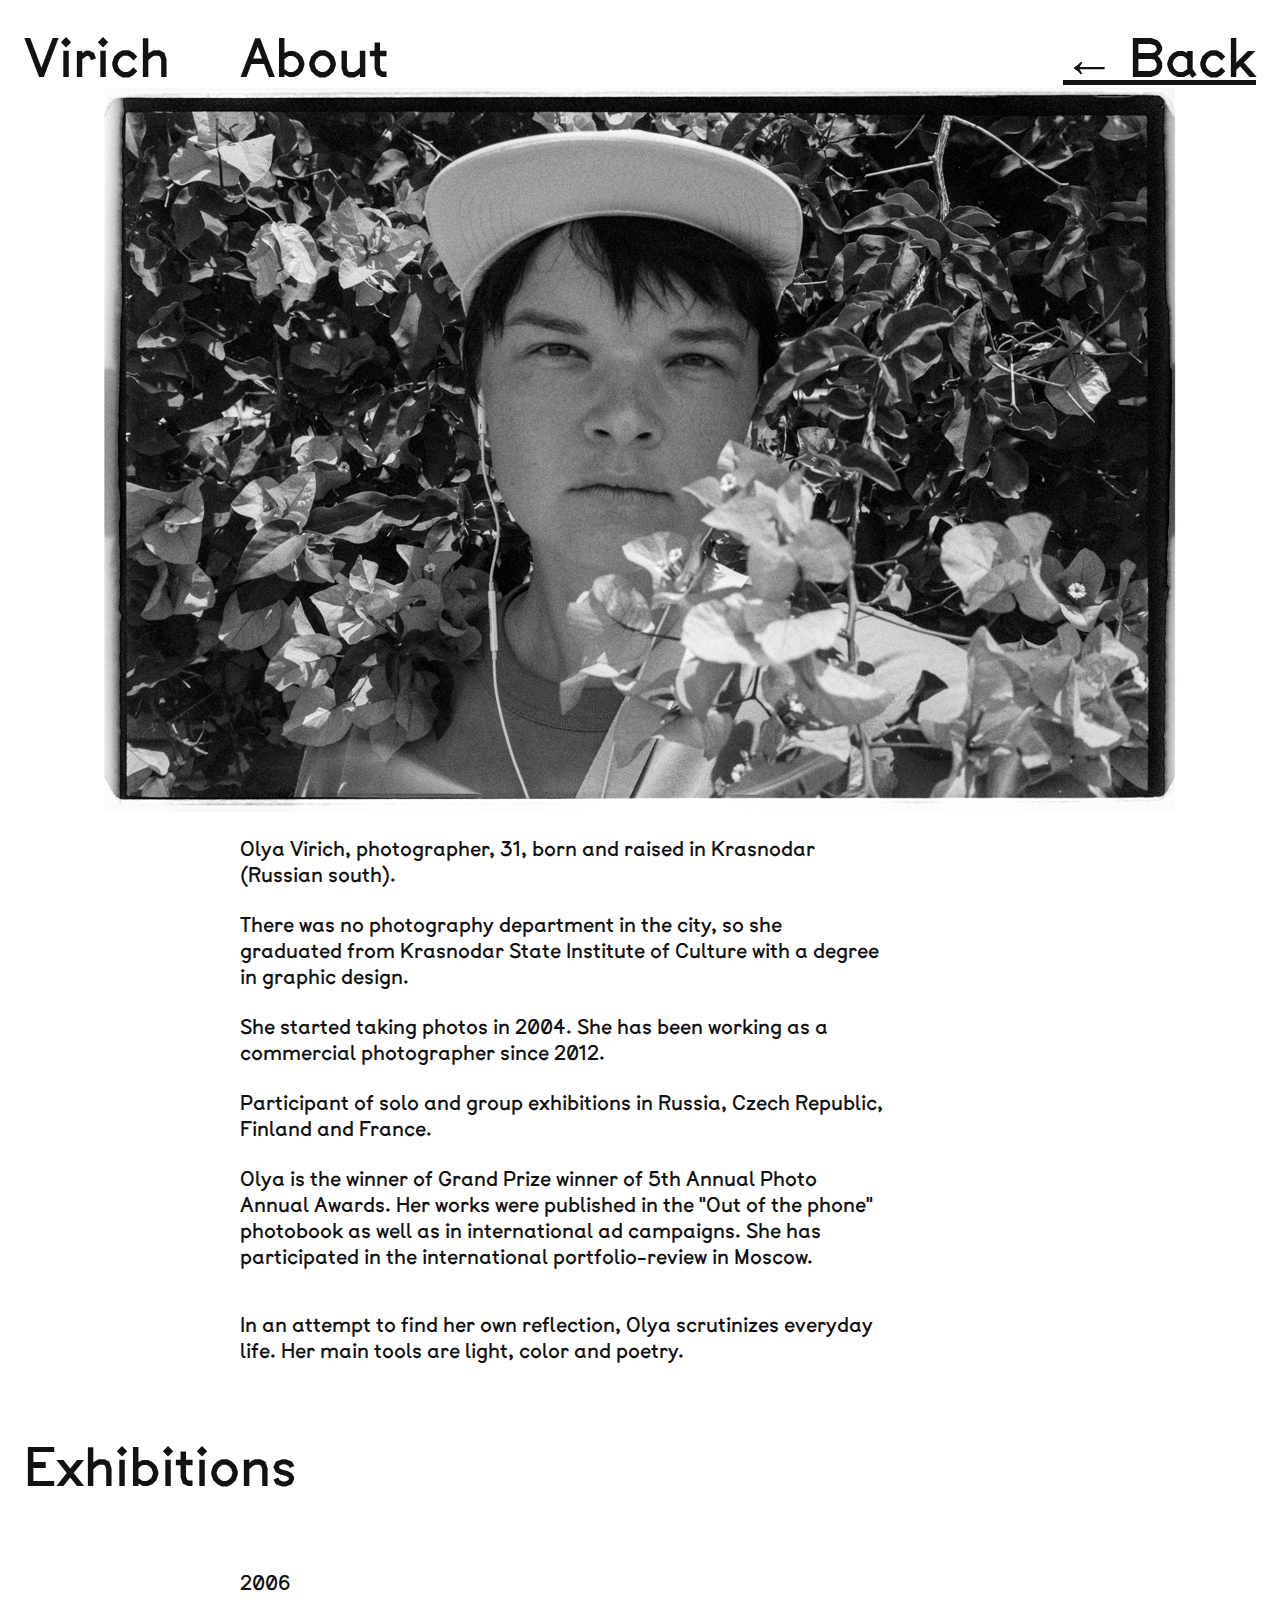
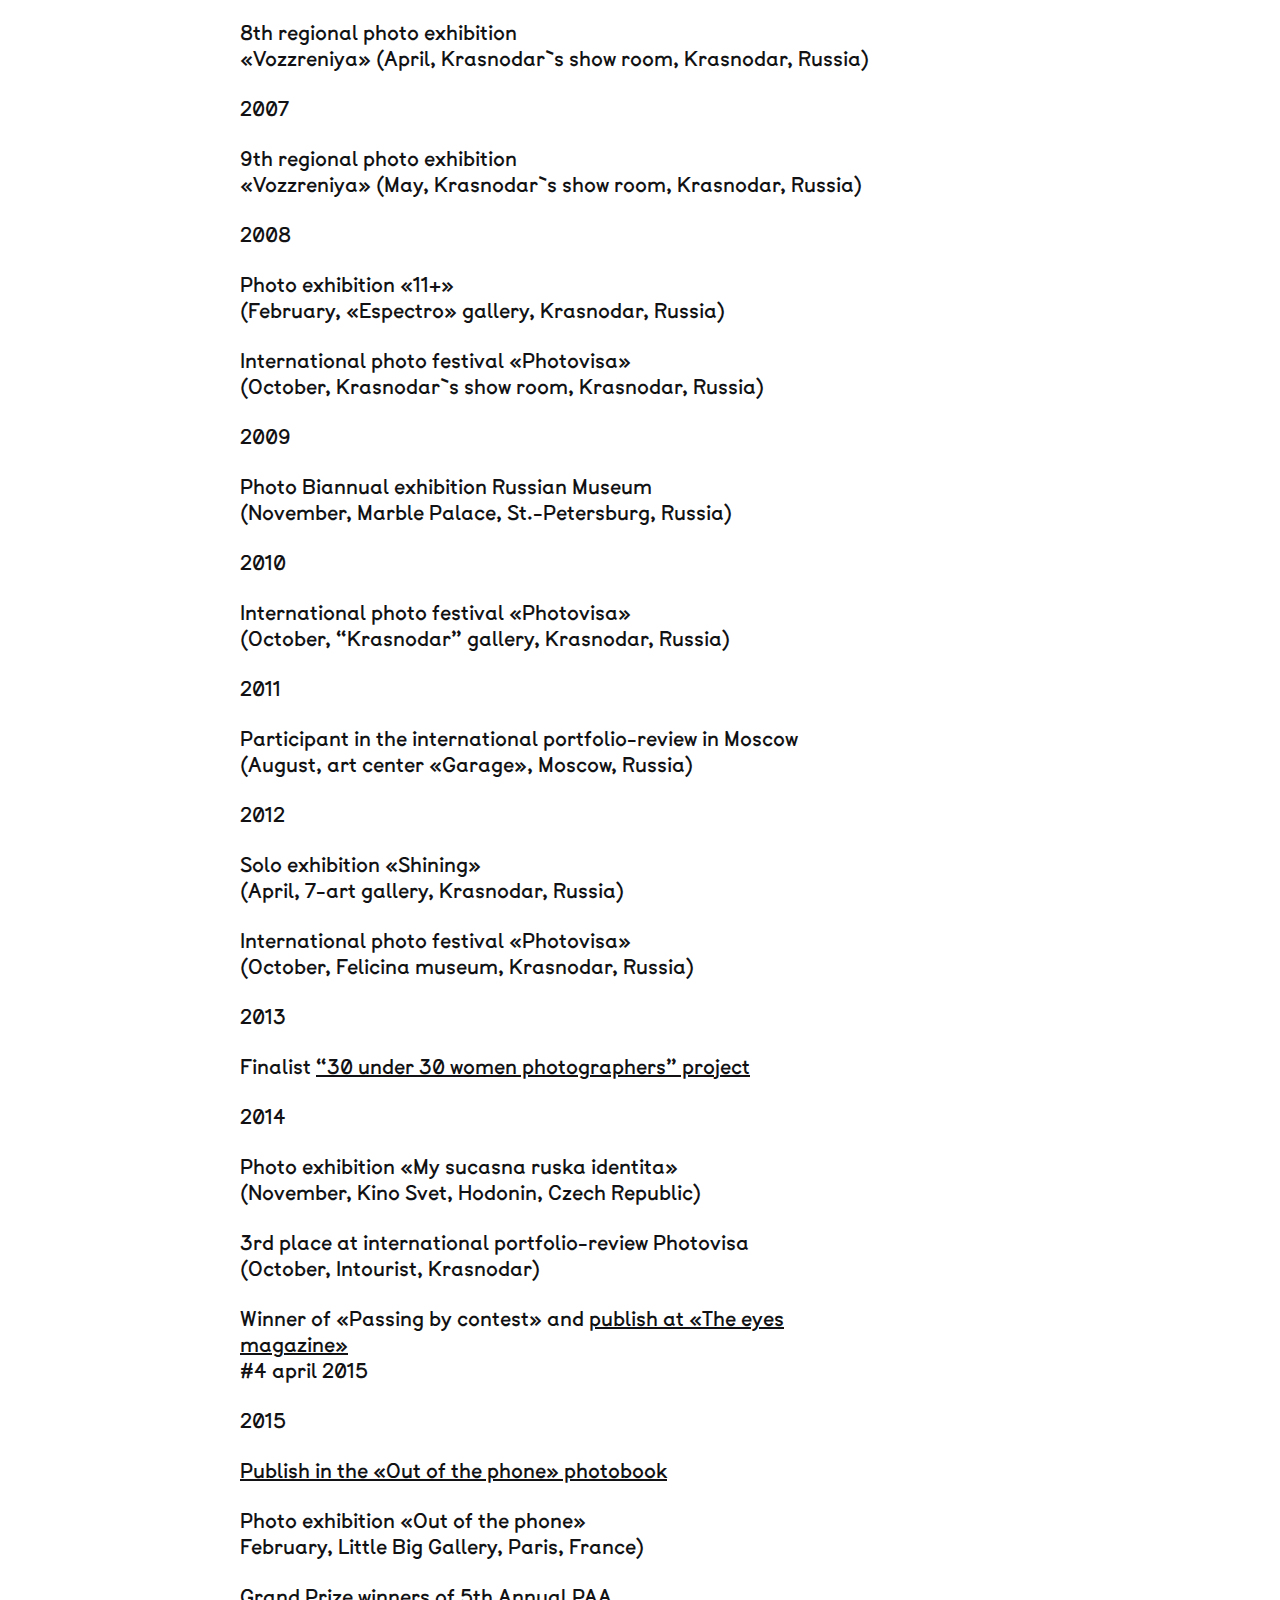
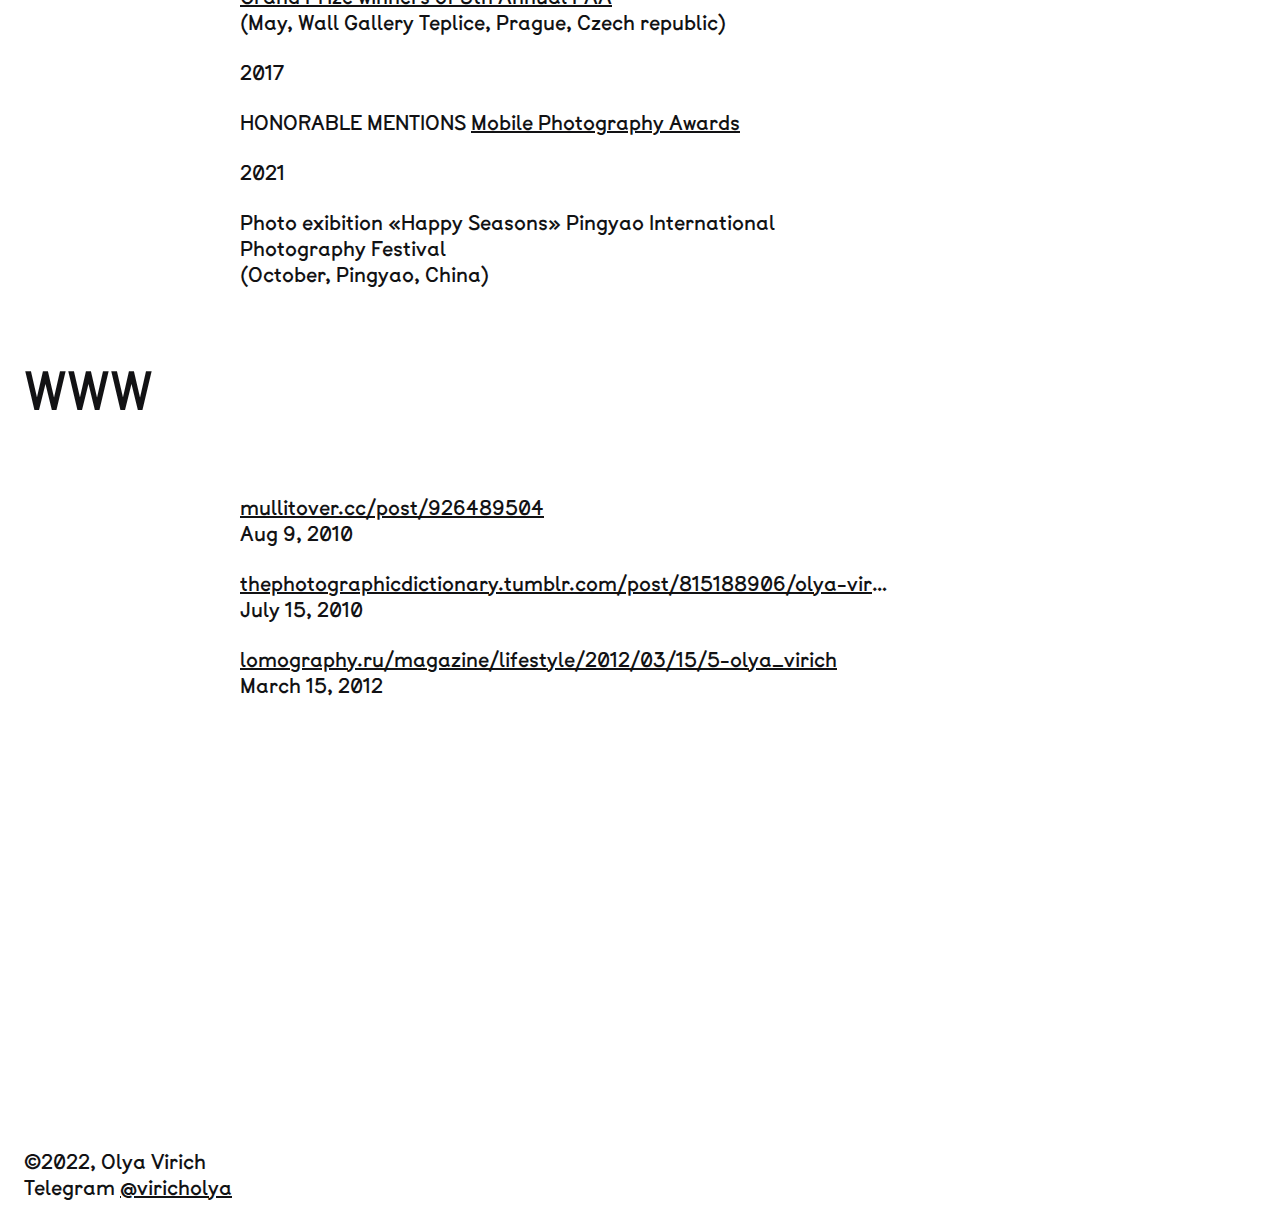
<file: virich.html>
<!DOCTYPE html>
<html>
<head>
  <title>Olya Virich Photographer</title>
  <link rel="stylesheet" href="style.css">
  <meta charset="utf-8">
  <meta name="viewport" content="width=device-width, initial-scale=1.0, maximum-scale=1.0, user-scalable=0">
  <meta name="author" content="Olga Virich">
  <meta name="designer" content=”Anton Prokopev”>
  <meta name="keywords" content="photo, film, black and white, photograph, Krasnodar, Turkey, Turkiye, Antalya">
  <meta name=”robots” content=”index,follow”>
  <meta name="distribution" content="web">
  <meta http-equiv="Content-Style-Type" content="text/css">
  <meta http-equiv="Content-Script-Type" content="text/javascript">
  <script src="https://ajax.googleapis.com/ajax/libs/jquery/3.6.0/jquery.min.js"></script>
  <!-- Global site tag (gtag.js) - Google Analytics -->
  <script async src="https://www.googletagmanager.com/gtag/js?id=G-FRPKKVE0HB"></script>
  <script>
    window.dataLayer = window.dataLayer || [];

    function gtag() {
      dataLayer.push(arguments);
    }
    gtag('js', new Date());
    gtag('config', 'G-FRPKKVE0HB');
  </script>
</head>

<body class="about">
  <h1>Virich</h1>
  <h2>About</h2>
  <h3 class="mobileBack"><a href="index.html">←&nbsp;Back</a></h3>

  <img src="img/R1-03655-0025.jpg" alt="olya">

  <p>Olya Virich, photographer, 31, born and raised in Krasnodar (Russian south).</p>
  <p>There was no photography department in the city, so she graduated from Krasnodar State Institute of Culture with a degree in graphic design.</p>
  <p>She started taking photos in 2004. She has been working as a commercial photographer since 2012.</p>
  <p>Participant of solo and group exhibitions in Russia, Czech Republic, Finland and France.</p>
  <p>Olya is the winner of Grand Prize winner of 5th Annual Photo Annual Awards. Her works were published in the "Out of the phone" photobook as well as in international ad campaigns. She has participated in the international portfolio-review in Moscow.</p> 
  <p>In an attempt to find her own reflection, Olya scrutinizes everyday life. Her main tools are light, color and poetry.</p>

  <h4>Exhibitions</h4>

  <p>2006</p>
  <p>8th regional photo exhibition<br>«Vozzreniya» (April, Krasnodar`s show room, Krasnodar, Russia)</p>
  <p>2007</p>
  <p>9th regional photo exhibition<br>«Vozzreniya» (May, Krasnodar`s show room, Krasnodar, Russia)</p>
  <p>2008</p>
  <p>Photo exhibition «11+»<br>(February, «Espectro» gallery, Krasnodar, Russia)</p>
  <p>International photo festival «Photovisa»<br>(October, Krasnodar`s show room, Krasnodar, Russia)</p>
  <p>2009</p>
  <p>Photo Biannual exhibition Russian Museum<br>(November, Marble Palace, St.-Petersburg, Russia)</p>
  <p>2010</p>
  <p>International photo festival «Photovisa»<br>(October, “Krasnodar” gallery, Krasnodar, Russia)</p>
  <p>2011</p>
  <p>Participant in the international portfolio-review in Moscow<br>(August, art center «Garage», Moscow, Russia)</p>
  <p>2012</p>
  <p>Solo exhibition «Shining»<br>(April, 7-art gallery, Krasnodar, Russia)</p>
  <p>International photo festival «Photovisa»<br>(October, Felicina museum, Krasnodar, Russia)</p>
  <p>2013</p>
  <p>Finalist <a href="https://photoboite.com">“30 under 30 women photographers” project</a></p>
  <p>2014</p>
  <p>Photo exhibition «My sucasna ruska identita»<br>(November, Kino Svet, Hodonin, Czech Republic)</p>
  <p>3rd place at international portfolio-review Photovisa<br>(October, Intourist, Krasnodar)</p>
  <p>Winner of «Passing by contest» and <a href="https://theeyes.eu/product/the-eyes-n4/">publish at «The eyes magazine»</a><br>#4 april 2015</p>
  <p>2015</p>
  <p><a href="https://outofthephone.com/en/detail/the-mobile-photo-book-2014-edition/">Publish in the «Out of the phone» photobook</a></p>
  <p>Photo exhibition «Out of the phone»<br>February, Little Big Gallery, Paris, France)</p>
  <p><a href="https://www.photoannualawards.com/2015-winners.html">Grand Prize winners of 5th Annual PAA</a><br>(May, Wall Gallery Teplice, Prague, Czech republic)</p>
  <p>2017</p>
  <p>HONORABLE MENTIONS <a href="https://mobilephotoawards.com/self-portraits-winner-honorable-mentions-7th-annual-mpa/">Mobile Photography Awards</a></p>
  <p>2021</p>
  <p>Photo exibition «Happy Seasons» Pingyao International Photography Festival<br>(October, Pingyao, China)</p>

  <h4>WWW</h4>

  <p class="www"><a href="https://mullitover.cc/post/926489504">mullitover.cc/post/926489504</a><br>Aug 9, 2010</p>
  <p class="www"><a href="https://thephotographicdictionary.tumblr.com/post/815188906/olya-virich-salt">thephotographicdictionary.tumblr.com/post/815188906/olya-virich-salt</a><br>July 15, 2010</p>
  <p class="www"><a href="https://www.lomography.ru/magazine/lifestyle/2012/03/15/5-olya_virich">lomography.ru/magazine/lifestyle/2012/03/15/5-olya_virich</a><br>March 15, 2012</p>
  <footer>
    <p>&copy;2022, Olya Virich<br>
    Telegram&nbsp;<a href="https://t.me/viricholya">@viricholya</a></p>
  </footer>
</<body>
</html>
</file>
<file: style.css>
@font-face {
  font-family: "btp";
  src: url("btp.woff.ttf") format('woff');
}

body {
  margin: calc(50vh - 362px) 24px 24px 24px;
}

img {
  display: block;
  margin: calc(50vh - 362px) auto 24px auto;
}

h1,
h2,
h3,
h4 {
  font-weight: normal;
  font-family: "btp", "Inter", helvetica, sans-serif;
  font-size: 52px;
  color: #121214;
}

h1,
h2,
h3 {
  position: fixed;
  margin: 0;
  top: 24px;
}

h1 {
  left: 24px;
}

h2 {
  left: 240px;
}

h3 {
  right: 24px;
}

p {
  font-family: "btp", "Inter", helvetica, sans-serif;
  font-size: 20px;
  color: #121214;
  display: block;
}

p {
  margin: 0 auto 24px auto;
  text-align: center;
}

footer {
  margin: 50vh 0 24px 0;
}

footer p, .about p, .preface p {
  font-size: 20px;
  text-align: left;
  display: block;
  margin-left: 216px;
  max-width: 72vh;
}

footer p:last-child {
  margin-left: 0px !important;}

a {
  text-decoration: underline;
  color: #121214;
}

a:hover {
  color: #929294;
}

.mobileHeader {
  display: none;
}

.www {
  white-space: nowrap;
  overflow: hidden;
  text-overflow: ellipsis;
  width: 72vw;
}

.preface {
  margin-top: 50vh;
}

.imageSingle {
  max-height: 45vw;
  max-width: 90vh;
}

.imagesDouble {
  display: block;
  margin: calc(50vh - 362px) auto 24px auto;
  text-align: center;
}

.imagesDouble img {
  display: inline-block;
  max-width: 45vw;
  max-height: 90vh;
}

@media screen and (max-width: 1080px) {
  body {
    margin: 168px 24px 24px 24px;
  }

  img {
    width: 100%;
    height: auto;
    margin: 10vh auto 24px auto;
  }

  .imageFirst {
    margin-top: 24px;
  }

  h1,
  h2,
  h3,
  h4 {
    font-size: 41px;
  }

  h2 {
    display: none;
  }

  h1,
  h2,
  h3 {
    position: fixed;
    margin: 0;
  }

  p,
  footer {
    font-size: 20px;
  }

  footer p, .about p, .preface p {
    margin-left: 0px !important;
  }

  .mobileHeader {
    font-size: 41px;
    display: block;
    position: relative;
    text-align: left;
  }

  .mobileBack {
    text-align: right;
    display: block;
    top: 24px;
    right: 24px;
    position: fixed;
  }
}
</file>
